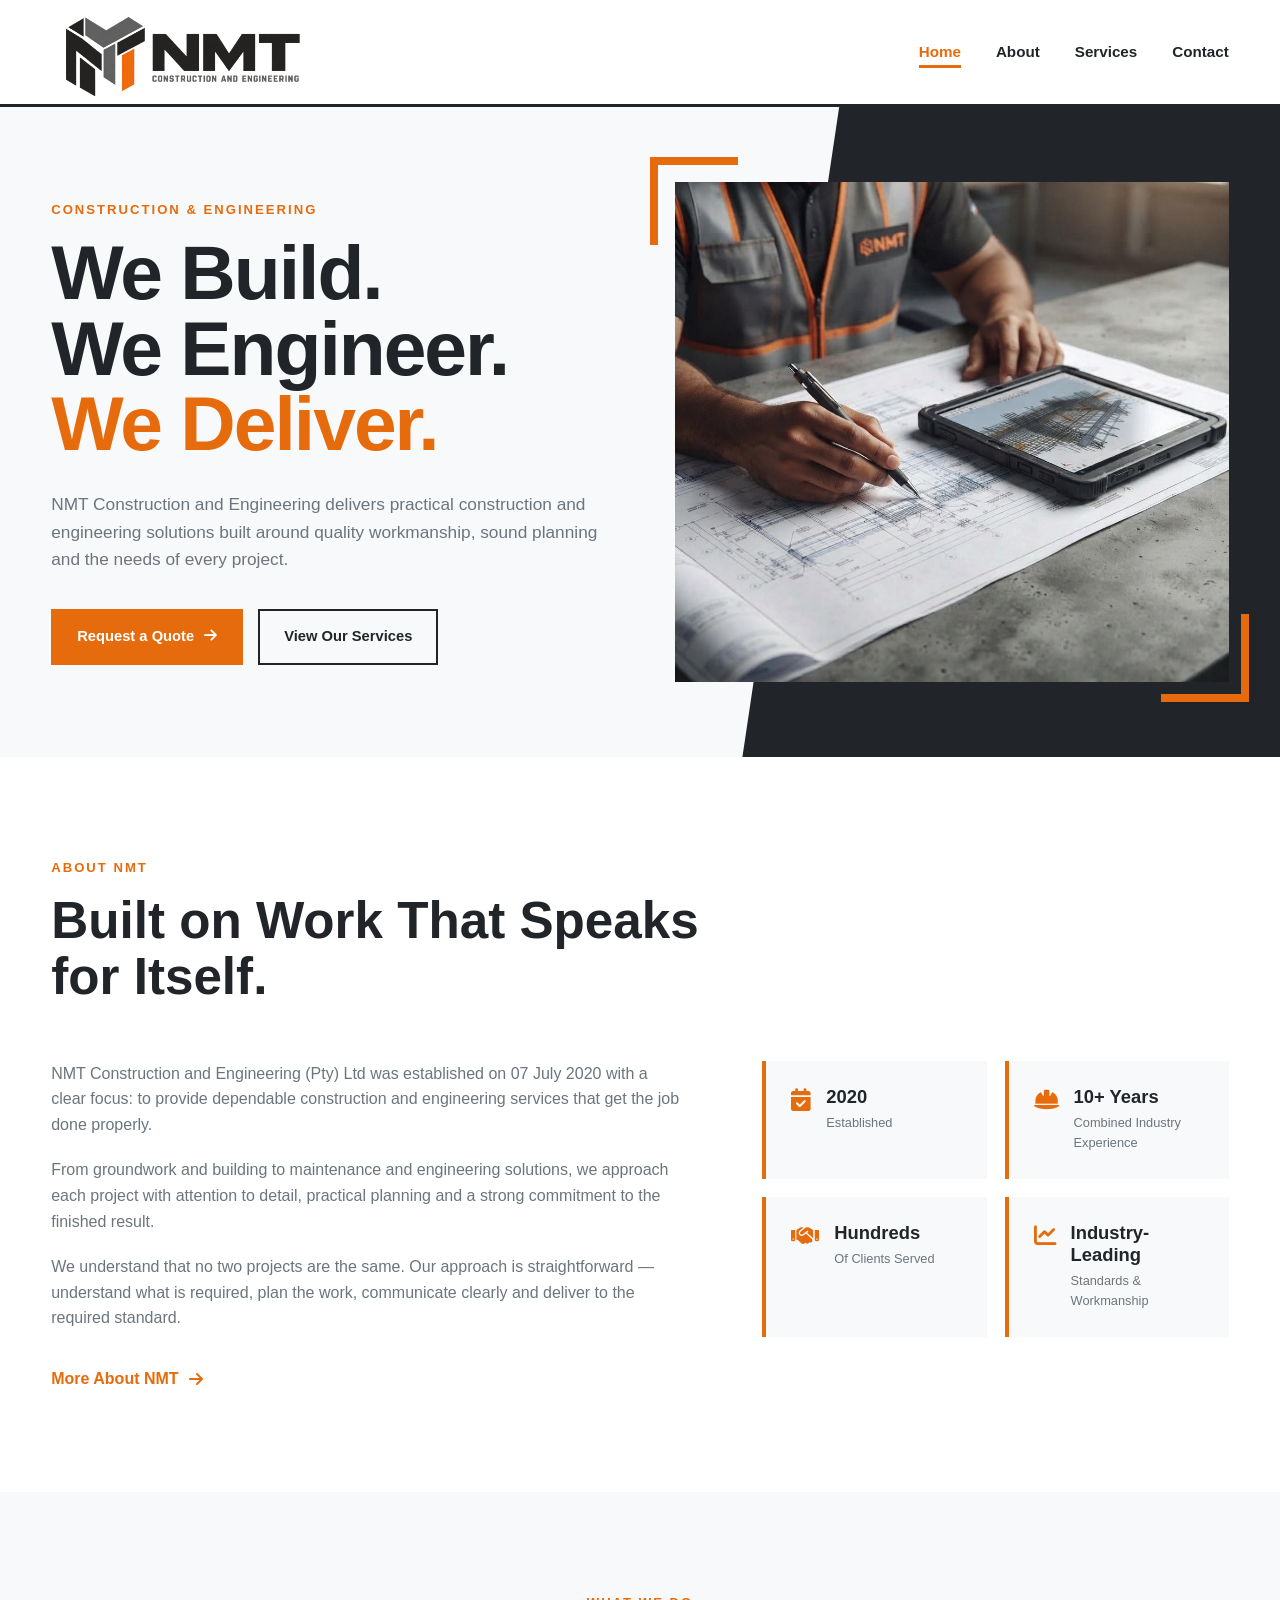
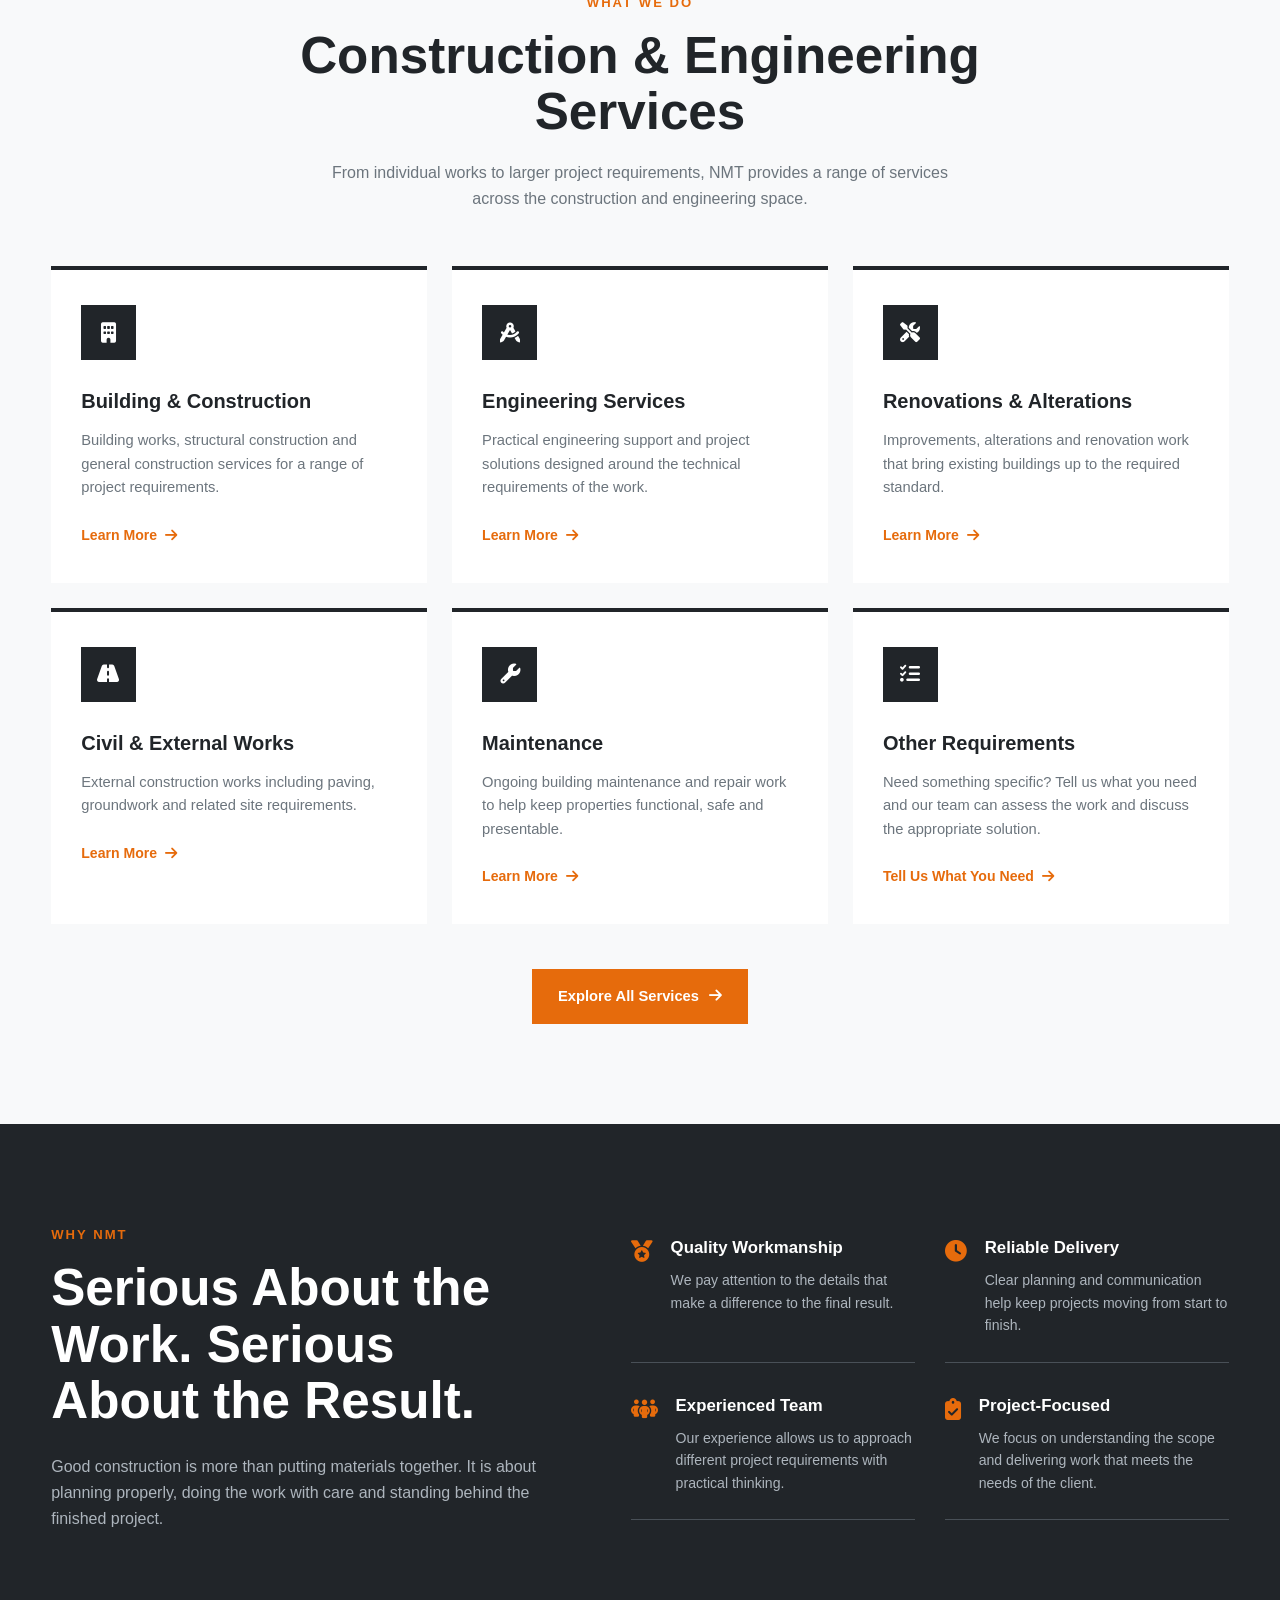
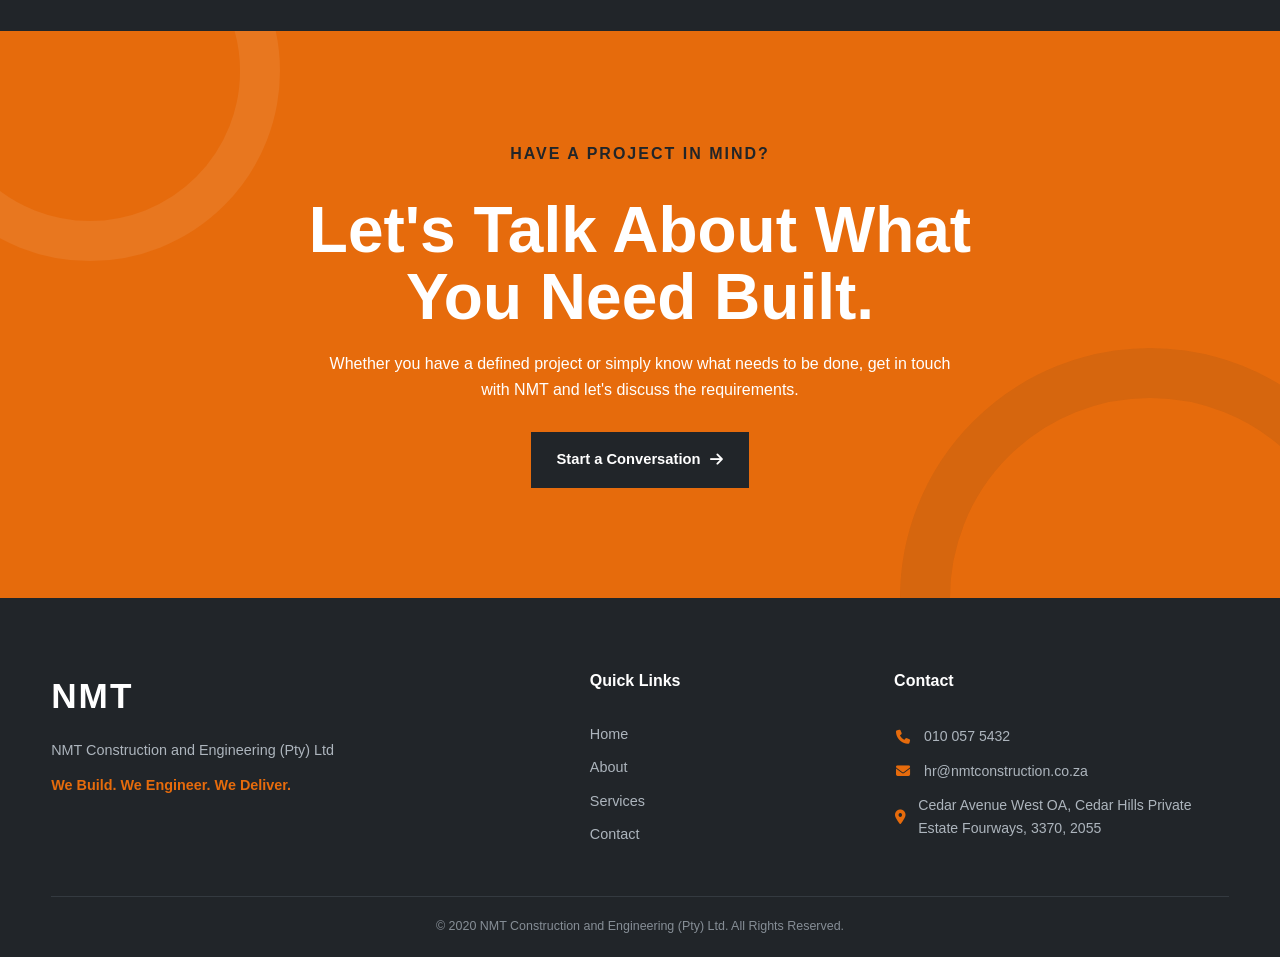
<file: index.html>
<!DOCTYPE html>
<html lang="en">
<head>
    <meta charset="UTF-8">
    <meta name="viewport" content="width=device-width, initial-scale=1.0">
    <meta name="description" content="NMT Construction and Engineering (Pty) Ltd — professional construction and engineering services for residential, commercial and industrial projects.">
    <meta name="keywords" content="NMT Construction, NMT Engineering, construction company, engineering services, construction services, South Africa">
    <meta name="author" content="NMT Construction and Engineering (Pty) Ltd">
    <title>NMT Construction and Engineering (Pty) Ltd</title>

    <link rel="icon" type="image/jpeg" href="images/Favicon.jpg">

    <link rel="stylesheet" href="css/style.css">

    <link rel="stylesheet" href="https://cdnjs.cloudflare.com/ajax/libs/font-awesome/6.5.2/css/all.min.css">
</head>

<body>

    <header class="site-header">
        <div class="container">

            <a href="index.html" class="logo">
              <img src="images/NMT_Logo.jpg" alt="NMT Construction and Engineering (Pty) Ltd">
           </a>

            <button class="menu-toggle" id="menu-toggle" aria-label="Open navigation menu" aria-expanded="false">
                <i class="fas fa-bars"></i>
            </button>

            <nav class="navbar" id="navbar">
                <ul>
                    <li><a href="index.html" class="active">Home</a></li>
                    <li><a href="about.html">About</a></li>
                    <li><a href="services.html">Services</a></li>
                    <li><a href="contact.html">Contact</a></li>
                </ul>
            </nav>

        </div>
    </header>


    <main>

        <section class="hero">
            <div class="container hero-container">

                <div class="hero-content">
                    <p class="hero-label">CONSTRUCTION & ENGINEERING</p>

                    <h1>
                        <span class="hero-word">We Build.</span>
                        <span class="hero-word">We Engineer.</span>
                        <span class="hero-word">We Deliver.</span>
                    </h1>

                    <p class="hero-text">
                        NMT Construction and Engineering delivers practical construction
                        and engineering solutions built around quality workmanship,
                        sound planning and the needs of every project.
                    </p>

                    <div class="hero-buttons">
                        <a href="contact.html" class="btn btn-primary">
                            Request a Quote
                            <i class="fas fa-arrow-right"></i>
                        </a>

                        <a href="services.html" class="btn btn-secondary">
                            View Our Services
                        </a>
                    </div>
                </div>

                <div class="hero-image">
                    <img src="images/construction.jpg" alt="NMT Construction and Engineering project">
                </div>

            </div>
        </section>


        <section class="company-intro">
            <div class="container">

                <div class="section-heading">
                    <p class="section-label">ABOUT NMT</p>
                    <h2>Built on Work That Speaks for Itself.</h2>
                </div>

                <div class="intro-content">

                    <div class="intro-text">
                        <p>
                            NMT Construction and Engineering (Pty) Ltd was established
                            on 07 July 2020 with a clear focus: to provide dependable
                            construction and engineering services that get the job done
                            properly.
                        </p>

                        <p>
                            From groundwork and building to maintenance and engineering
                            solutions, we approach each project with attention to detail,
                            practical planning and a strong commitment to the finished result.
                        </p>

                        <p>
                            We understand that no two projects are the same. Our approach
                            is straightforward — understand what is required, plan the work,
                            communicate clearly and deliver to the required standard.
                        </p>

                        <a href="about.html" class="text-link">
                            More About NMT
                            <i class="fas fa-arrow-right"></i>
                        </a>
                    </div>

                    <div class="intro-facts">

                        <div class="fact">
                            <i class="fas fa-calendar-check"></i>
                            <div>
                                <strong>2020</strong>
                                <span>Established</span>
                            </div>
                        </div>

                        <div class="fact">
                            <i class="fas fa-hard-hat"></i>
                            <div>
                                <strong>10+ Years</strong>
                                <span>Combined Industry Experience</span>
                            </div>
                        </div>

                        <div class="fact">
                            <i class="fas fa-handshake"></i>
                            <div>
                                <strong>Hundreds</strong>
                                <span>Of Clients Served</span>
                            </div>
                        </div>

                        <div class="fact">
                            <i class="fas fa-chart-line"></i>
                            <div>
                                <strong>Industry-Leading</strong>
                                <span>Standards & Workmanship</span>
                            </div>
                        </div>

                    </div>

                </div>

            </div>
        </section>


        <section class="services-preview">
            <div class="container">

                <div class="section-heading centered">
                    <p class="section-label">WHAT WE DO</p>
                    <h2>Construction & Engineering Services</h2>
                    <p>
                        From individual works to larger project requirements,
                        NMT provides a range of services across the construction
                        and engineering space.
                    </p>
                </div>

                <div class="services-grid">

                    <article class="service-card">
                        <div class="service-icon">
                            <i class="fas fa-building"></i>
                        </div>
                        <h3>Building & Construction</h3>
                        <p>
                            Building works, structural construction and general
                            construction services for a range of project requirements.
                        </p>
                        <a href="services.html">
                            Learn More <i class="fas fa-arrow-right"></i>
                        </a>
                    </article>

                    <article class="service-card">
                        <div class="service-icon">
                            <i class="fas fa-drafting-compass"></i>
                        </div>
                        <h3>Engineering Services</h3>
                        <p>
                            Practical engineering support and project solutions
                            designed around the technical requirements of the work.
                        </p>
                        <a href="services.html">
                            Learn More <i class="fas fa-arrow-right"></i>
                        </a>
                    </article>

                    <article class="service-card">
                        <div class="service-icon">
                            <i class="fas fa-tools"></i>
                        </div>
                        <h3>Renovations & Alterations</h3>
                        <p>
                            Improvements, alterations and renovation work that
                            bring existing buildings up to the required standard.
                        </p>
                        <a href="services.html">
                            Learn More <i class="fas fa-arrow-right"></i>
                        </a>
                    </article>

                    <article class="service-card">
                        <div class="service-icon">
                            <i class="fas fa-road"></i>
                        </div>
                        <h3>Civil & External Works</h3>
                        <p>
                            External construction works including paving,
                            groundwork and related site requirements.
                        </p>
                        <a href="services.html">
                            Learn More <i class="fas fa-arrow-right"></i>
                        </a>
                    </article>

                    <article class="service-card">
                        <div class="service-icon">
                            <i class="fas fa-wrench"></i>
                        </div>
                        <h3>Maintenance</h3>
                        <p>
                            Ongoing building maintenance and repair work to help
                            keep properties functional, safe and presentable.
                        </p>
                        <a href="services.html">
                            Learn More <i class="fas fa-arrow-right"></i>
                        </a>
                    </article>

                    <article class="service-card service-card-other">
                        <div class="service-icon">
                            <i class="fas fa-list-check"></i>
                        </div>
                        <h3>Other Requirements</h3>
                        <p>
                            Need something specific? Tell us what you need and
                            our team can assess the work and discuss the appropriate solution.
                        </p>
                        <a href="contact.html">
                            Tell Us What You Need <i class="fas fa-arrow-right"></i>
                        </a>
                    </article>

                </div>

                <div class="services-button">
                    <a href="services.html" class="btn btn-primary">
                        Explore All Services
                        <i class="fas fa-arrow-right"></i>
                    </a>
                </div>

            </div>
        </section>


        <section class="why-nmt">
            <div class="container">

                <div class="why-content">

                    <div class="why-heading">
                        <p class="section-label">WHY NMT</p>
                        <h2>Serious About the Work. Serious About the Result.</h2>
                        <p>
                            Good construction is more than putting materials together.
                            It is about planning properly, doing the work with care and
                            standing behind the finished project.
                        </p>
                    </div>

                    <div class="why-points">

                        <div class="why-point">
                            <div class="why-icon">
                                <i class="fas fa-medal"></i>
                            </div>
                            <div>
                                <h3>Quality Workmanship</h3>
                                <p>
                                    We pay attention to the details that make a difference
                                    to the final result.
                                </p>
                            </div>
                        </div>

                        <div class="why-point">
                            <div class="why-icon">
                                <i class="fas fa-clock"></i>
                            </div>
                            <div>
                                <h3>Reliable Delivery</h3>
                                <p>
                                    Clear planning and communication help keep projects
                                    moving from start to finish.
                                </p>
                            </div>
                        </div>

                        <div class="why-point">
                            <div class="why-icon">
                                <i class="fas fa-people-group"></i>
                            </div>
                            <div>
                                <h3>Experienced Team</h3>
                                <p>
                                    Our experience allows us to approach different
                                    project requirements with practical thinking.
                                </p>
                            </div>
                        </div>

                        <div class="why-point">
                            <div class="why-icon">
                                <i class="fas fa-clipboard-check"></i>
                            </div>
                            <div>
                                <h3>Project-Focused</h3>
                                <p>
                                    We focus on understanding the scope and delivering
                                    work that meets the needs of the client.
                                </p>
                            </div>
                        </div>

                    </div>

                </div>

            </div>
        </section>


        <section class="cta-section">
            <div class="container">

                <div class="cta-content">
                    <p class="section-label">HAVE A PROJECT IN MIND?</p>

                    <h2>
                        Let's Talk About What You Need Built.
                    </h2>

                    <p>
                        Whether you have a defined project or simply know what
                        needs to be done, get in touch with NMT and let's discuss
                        the requirements.
                    </p>

                    <a href="contact.html" class="btn btn-primary">
                        Start a Conversation
                        <i class="fas fa-arrow-right"></i>
                    </a>
                </div>

            </div>
        </section>

    </main>


    <footer class="site-footer">
        <div class="container">

            <div class="footer-grid">

                <div class="footer-company">
                    <a href="index.html" class="footer-logo">
                        NMT
                    </a>

                    <p>
                        NMT Construction and Engineering (Pty) Ltd
                    </p>

                    <p class="footer-slogan">
                        We Build. We Engineer. We Deliver.
                    </p>
                </div>

                <div class="footer-links">
                    <h3>Quick Links</h3>
                    <a href="index.html">Home</a>
                    <a href="about.html">About</a>
                    <a href="services.html">Services</a>
                    <a href="contact.html">Contact</a>
                </div>

                <div class="footer-contact">
                    <h3>Contact</h3>

                    <p>
                        <i class="fas fa-phone"></i>
                        <a href="tel:0100575432">010 057 5432</a>
                    </p>

                    <p>
                        <i class="fas fa-envelope"></i>
                        <a href="mailto:hr@nmtconstruction.co.za">
                           hr@nmtconstruction.co.za
                        </a>
                    </p>


                    <p>
                        <i class="fas fa-location-dot"></i>
                        <span>Cedar Avenue West OA, Cedar Hills Private Estate
                        Fourways, 3370, 2055</span>
                    </p>
                </div>

            </div>

            <div class="footer-bottom">
                <p>
                    &copy; 2020 NMT Construction and Engineering (Pty) Ltd. All Rights Reserved.
                </p>
            </div>

        </div>
    </footer>


    <script src="js/script.js"></script>

</body>
</html>
</file>
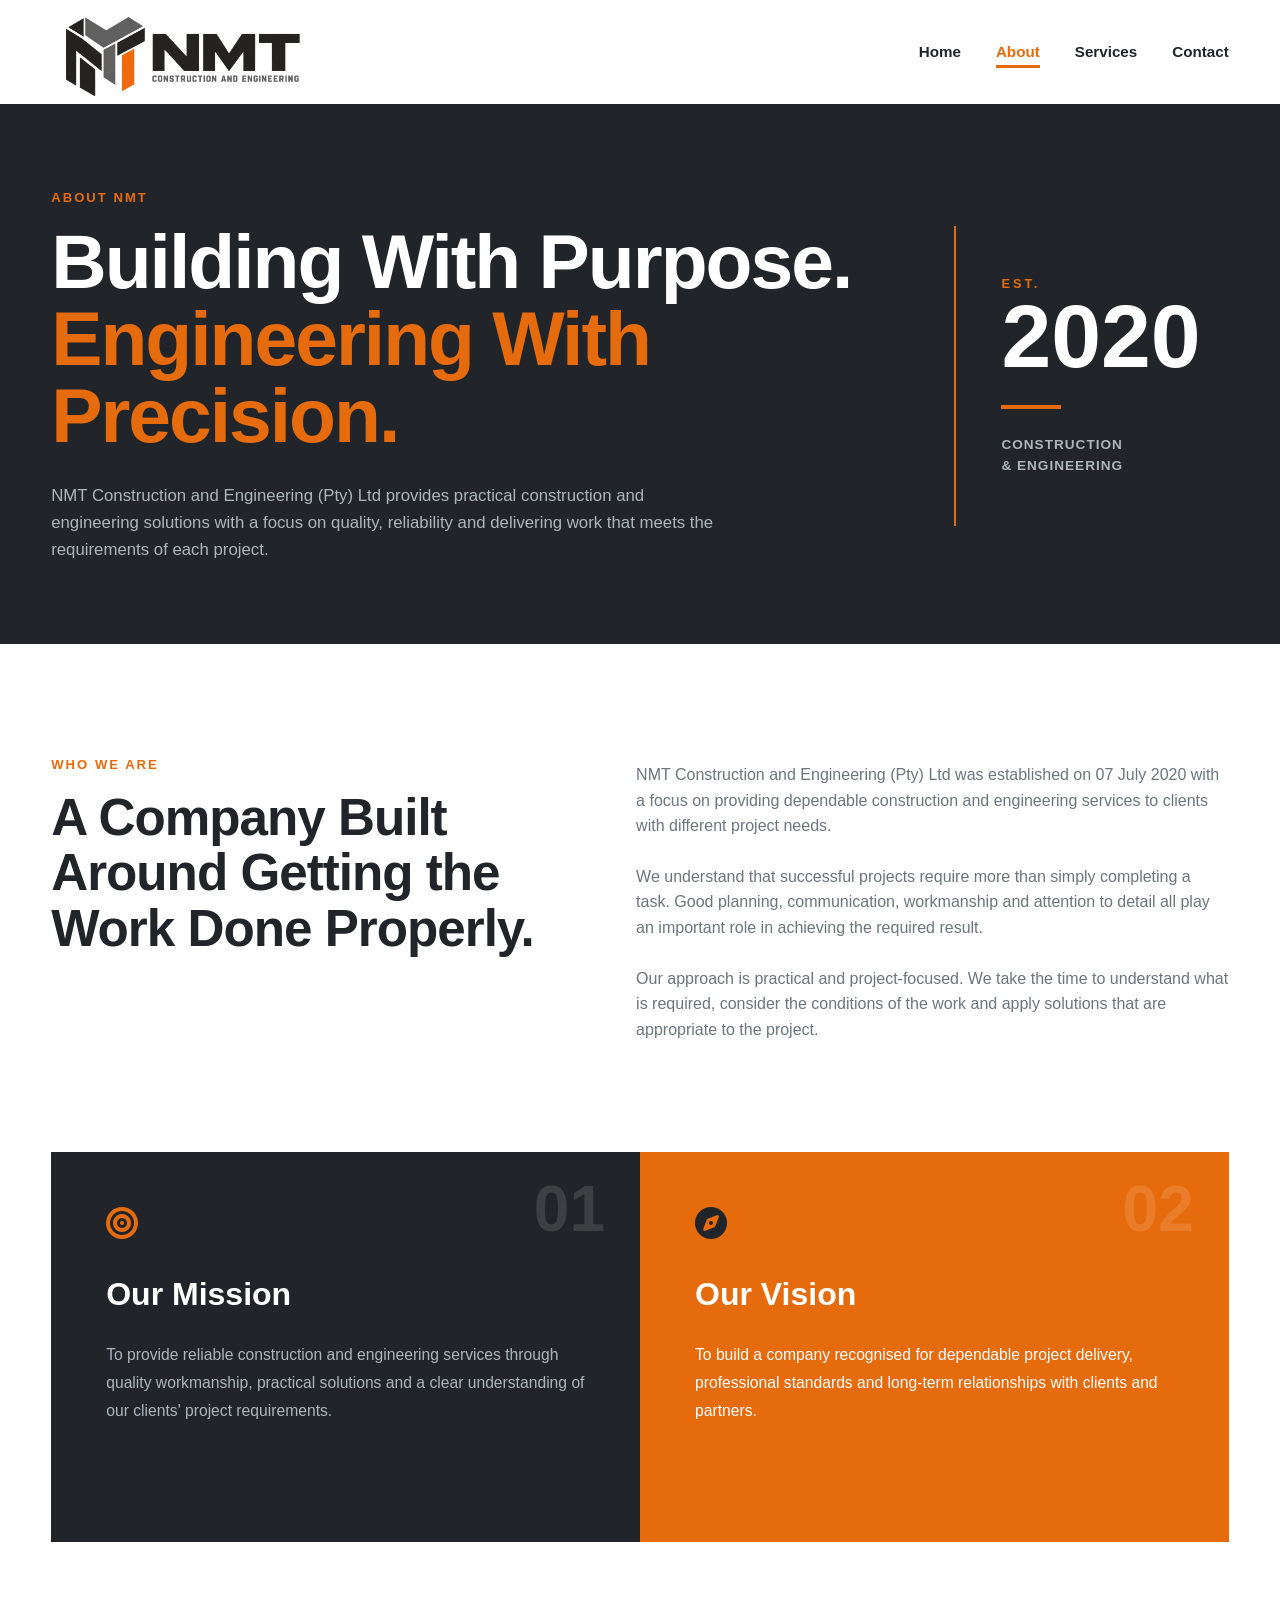
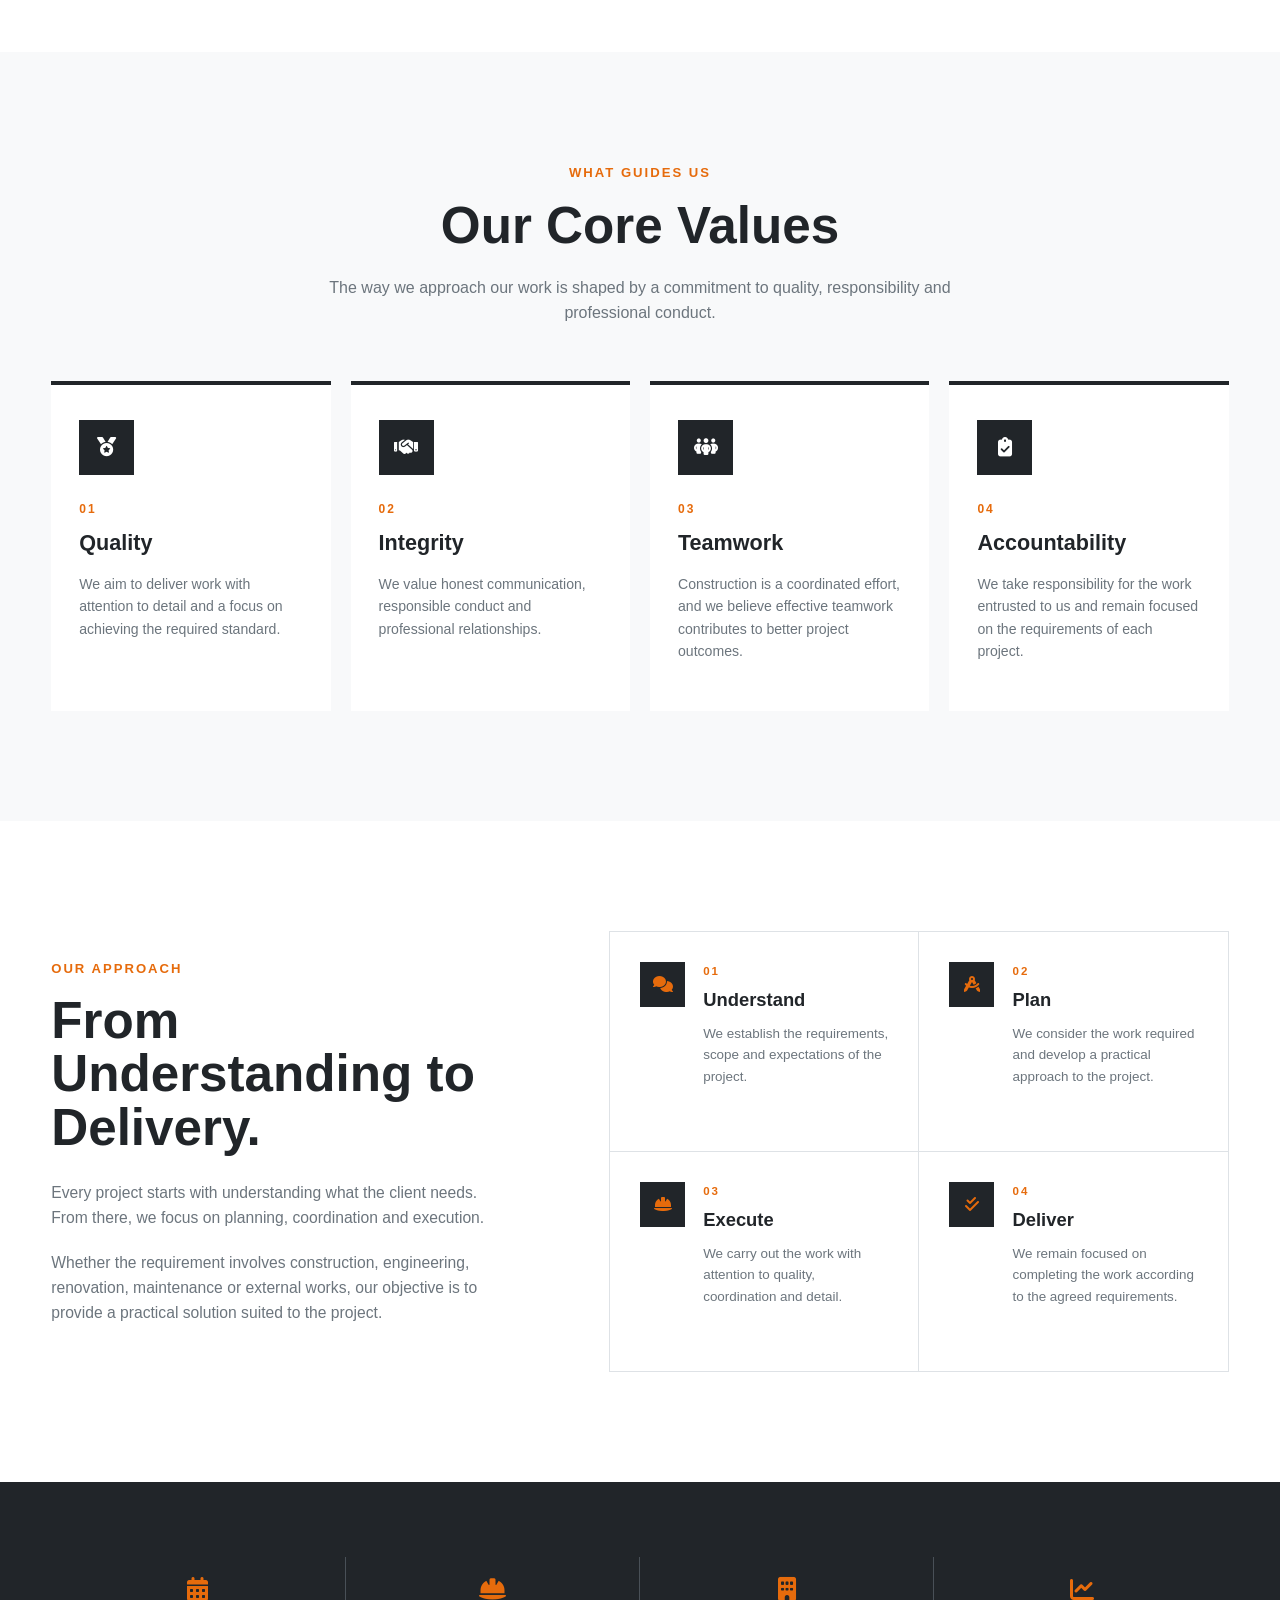
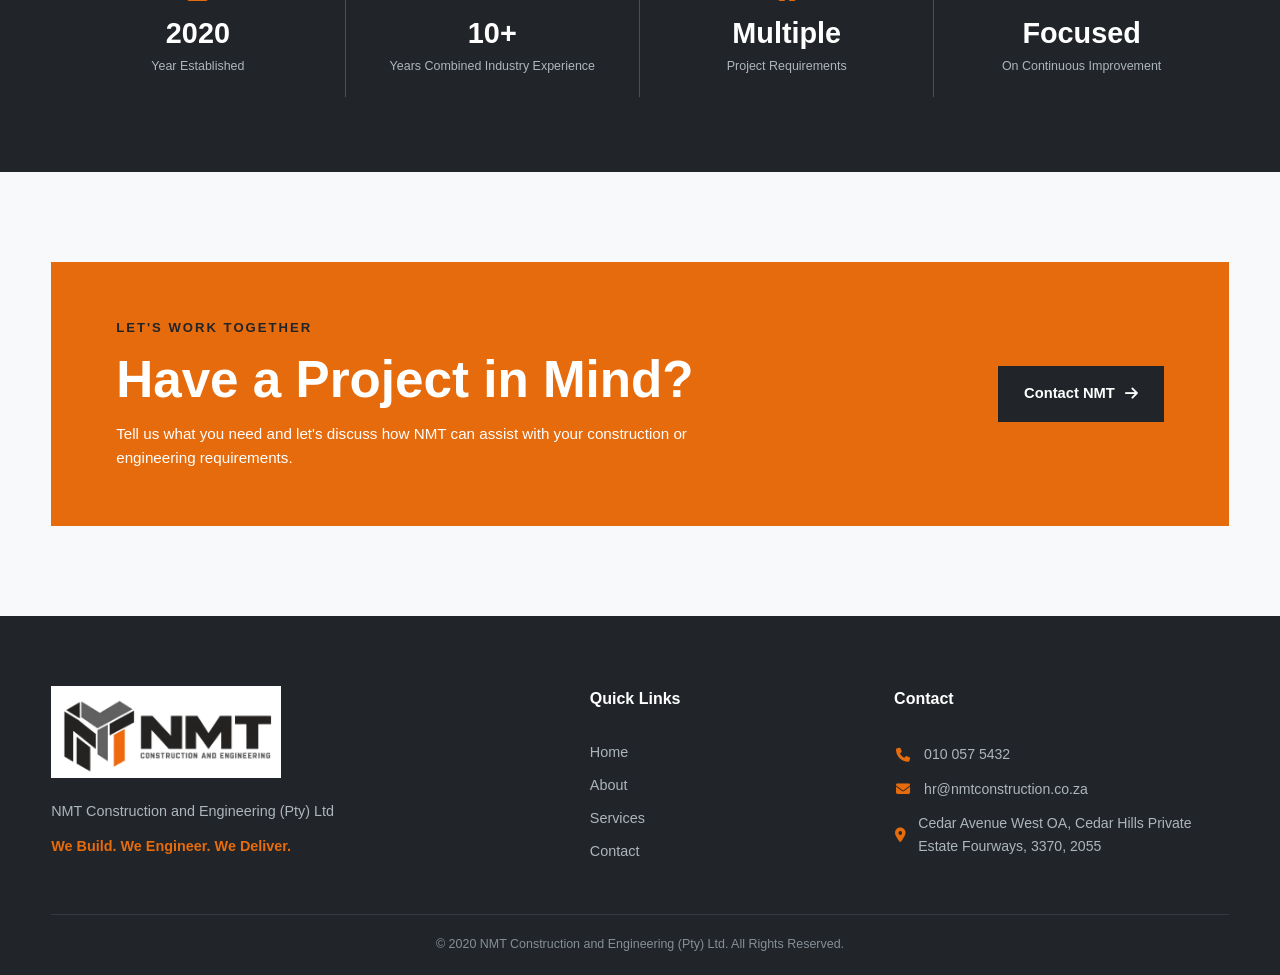
<file: about.html>
<!DOCTYPE html>
<html lang="en">
<head>
    <meta charset="UTF-8">
    <meta name="viewport" content="width=device-width, initial-scale=1.0">

    <meta name="description" content="Learn more about NMT Construction and Engineering (Pty) Ltd, our approach, values and commitment to quality construction and engineering solutions.">
    <meta name="keywords" content="NMT Construction, NMT Engineering, construction company, engineering company, South Africa">
    <meta name="author" content="NMT Construction and Engineering (Pty) Ltd">

    <title>About Us | NMT Construction and Engineering (Pty) Ltd</title>

    <link rel="icon" type="image/jpeg" href="images/Favicon.jpg">

    <link rel="stylesheet" href="css/style.css">

    <link rel="stylesheet" href="https://cdnjs.cloudflare.com/ajax/libs/font-awesome/6.5.2/css/all.min.css">
</head>

<body>

    <header class="site-header">
        <div class="container">

            <a href="index.html" class="logo">
                <img src="images/NMT_Logo.jpg" alt="NMT Construction and Engineering (Pty) Ltd">
            </a>

            <button class="menu-toggle" id="menu-toggle" aria-label="Open navigation menu" aria-expanded="false">
                <i class="fas fa-bars"></i>
            </button>

            <nav class="navbar" id="navbar">
                <ul>
                    <li>
                        <a href="index.html">Home</a>
                    </li>

                    <li>
                        <a href="about.html" class="active">About</a>
                    </li>

                    <li>
                        <a href="services.html">Services</a>
                    </li>

                    <li>
                        <a href="contact.html">Contact</a>
                    </li>
                </ul>
            </nav>

        </div>
    </header>


    <main>

        <section class="about-hero">
            <div class="container about-hero-container">

                <div class="about-hero-content">

                    <p class="section-label">ABOUT NMT</p>

                    <h1>
                        Building With Purpose.
                        <span>Engineering With Precision.</span>
                    </h1>

                    <p>
                        NMT Construction and Engineering (Pty) Ltd provides
                        practical construction and engineering solutions with
                        a focus on quality, reliability and delivering work
                        that meets the requirements of each project.
                    </p>

                </div>

                <div class="about-hero-mark">
                    <div class="about-year">
                        <span>EST.</span>
                        <strong>2020</strong>
                    </div>

                    <div class="about-mark-line"></div>

                    <p>
                        Construction<br>
                        & Engineering
                    </p>
                </div>

            </div>
        </section>


        <section class="about-introduction">
            <div class="container">

                <div class="about-intro-grid">

                    <div class="about-intro-heading">

                        <p class="section-label">WHO WE ARE</p>

                        <h2>
                            A Company Built Around
                            Getting the Work Done Properly.
                        </h2>

                    </div>

                    <div class="about-intro-text">

                        <p>
                            NMT Construction and Engineering (Pty) Ltd was
                            established on 07 July 2020 with a focus on
                            providing dependable construction and engineering
                            services to clients with different project needs.
                        </p>

                        <p>
                            We understand that successful projects require
                            more than simply completing a task. Good planning,
                            communication, workmanship and attention to detail
                            all play an important role in achieving the required
                            result.
                        </p>

                        <p>
                            Our approach is practical and project-focused.
                            We take the time to understand what is required,
                            consider the conditions of the work and apply
                            solutions that are appropriate to the project.
                        </p>

                    </div>

                </div>

            </div>
        </section>


        <section class="about-focus">
            <div class="container">

                <div class="about-focus-grid">

                    <div class="about-focus-card about-focus-dark">

                        <div class="focus-number">01</div>

                        <i class="fas fa-bullseye"></i>

                        <h2>Our Mission</h2>

                        <p>
                            To provide reliable construction and engineering
                            services through quality workmanship, practical
                            solutions and a clear understanding of our clients'
                            project requirements.
                        </p>

                    </div>


                    <div class="about-focus-card about-focus-orange">

                        <div class="focus-number">02</div>

                        <i class="fas fa-compass"></i>

                        <h2>Our Vision</h2>

                        <p>
                            To build a company recognised for dependable
                            project delivery, professional standards and
                            long-term relationships with clients and partners.
                        </p>

                    </div>

                </div>

            </div>
        </section>


        <section class="values-section">
            <div class="container">

                <div class="section-heading centered">

                    <p class="section-label">WHAT GUIDES US</p>

                    <h2>Our Core Values</h2>

                    <p>
                        The way we approach our work is shaped by a commitment
                        to quality, responsibility and professional conduct.
                    </p>

                </div>


                <div class="values-grid">

                    <article class="value-card">

                        <div class="value-icon">
                            <i class="fas fa-medal"></i>
                        </div>

                        <span>01</span>

                        <h3>Quality</h3>

                        <p>
                            We aim to deliver work with attention to detail
                            and a focus on achieving the required standard.
                        </p>

                    </article>


                    <article class="value-card">

                        <div class="value-icon">
                            <i class="fas fa-handshake"></i>
                        </div>

                        <span>02</span>

                        <h3>Integrity</h3>

                        <p>
                            We value honest communication, responsible
                            conduct and professional relationships.
                        </p>

                    </article>


                    <article class="value-card">

                        <div class="value-icon">
                            <i class="fas fa-people-group"></i>
                        </div>

                        <span>03</span>

                        <h3>Teamwork</h3>

                        <p>
                            Construction is a coordinated effort, and we
                            believe effective teamwork contributes to better
                            project outcomes.
                        </p>

                    </article>


                    <article class="value-card">

                        <div class="value-icon">
                            <i class="fas fa-clipboard-check"></i>
                        </div>

                        <span>04</span>

                        <h3>Accountability</h3>

                        <p>
                            We take responsibility for the work entrusted
                            to us and remain focused on the requirements
                            of each project.
                        </p>

                    </article>

                </div>

            </div>
        </section>


        <section class="approach-section">
            <div class="container">

                <div class="approach-grid">

                    <div class="approach-content">

                        <p class="section-label">OUR APPROACH</p>

                        <h2>
                            From Understanding
                            to Delivery.
                        </h2>

                        <p>
                            Every project starts with understanding what the
                            client needs. From there, we focus on planning,
                            coordination and execution.
                        </p>

                        <p>
                            Whether the requirement involves construction,
                            engineering, renovation, maintenance or external
                            works, our objective is to provide a practical
                            solution suited to the project.
                        </p>

                    </div>


                    <div class="approach-steps">

                        <div class="approach-step">

                            <div class="step-icon">
                                <i class="fas fa-comments"></i>
                            </div>

                            <div>
                                <span>01</span>
                                <h3>Understand</h3>
                                <p>
                                    We establish the requirements, scope and
                                    expectations of the project.
                                </p>
                            </div>

                        </div>


                        <div class="approach-step">

                            <div class="step-icon">
                                <i class="fas fa-compass-drafting"></i>
                            </div>

                            <div>
                                <span>02</span>
                                <h3>Plan</h3>
                                <p>
                                    We consider the work required and develop
                                    a practical approach to the project.
                                </p>
                            </div>

                        </div>


                        <div class="approach-step">

                            <div class="step-icon">
                                <i class="fas fa-helmet-safety"></i>
                            </div>

                            <div>
                                <span>03</span>
                                <h3>Execute</h3>
                                <p>
                                    We carry out the work with attention to
                                    quality, coordination and detail.
                                </p>
                            </div>

                        </div>


                        <div class="approach-step">

                            <div class="step-icon">
                                <i class="fas fa-check-double"></i>
                            </div>

                            <div>
                                <span>04</span>
                                <h3>Deliver</h3>
                                <p>
                                    We remain focused on completing the work
                                    according to the agreed requirements.
                                </p>
                            </div>

                        </div>

                    </div>

                </div>

            </div>
        </section>


        <section class="experience-section">
            <div class="container">

                <div class="experience-grid">

                    <div class="experience-stat">

                        <i class="fas fa-calendar-days"></i>

                        <strong>2020</strong>

                        <span>Year Established</span>

                    </div>


                    <div class="experience-stat">

                        <i class="fas fa-hard-hat"></i>

                        <strong>10+</strong>

                        <span>Years Combined Industry Experience</span>

                    </div>


                    <div class="experience-stat">

                        <i class="fas fa-building"></i>

                        <strong>Multiple</strong>

                        <span>Project Requirements</span>

                    </div>


                    <div class="experience-stat">

                        <i class="fas fa-chart-line"></i>

                        <strong>Focused</strong>

                        <span>On Continuous Improvement</span>

                    </div>

                </div>

            </div>
        </section>


        <section class="about-cta">
            <div class="container">

                <div class="about-cta-content">

                    <div>

                        <p class="section-label">LET'S WORK TOGETHER</p>

                        <h2>
                            Have a Project in Mind?
                        </h2>

                        <p>
                            Tell us what you need and let's discuss how NMT
                            can assist with your construction or engineering
                            requirements.
                        </p>

                    </div>

                    <a href="contact.html" class="btn btn-primary">
                        Contact NMT
                        <i class="fas fa-arrow-right"></i>
                    </a>

                </div>

            </div>
        </section>

    </main>


    <footer class="site-footer">
        <div class="container">

            <div class="footer-grid">

                <div class="footer-company">

                    <a href="index.html" class="footer-logo">
                        <img src="images/NMT_Logo.jpg" alt="NMT Construction and Engineering (Pty) Ltd">
                    </a>

                    <p>
                        NMT Construction and Engineering (Pty) Ltd
                    </p>

                    <p class="footer-slogan">
                        We Build. We Engineer. We Deliver.
                    </p>

                </div>


                <div class="footer-links">

                    <h3>Quick Links</h3>

                    <a href="index.html">Home</a>
                    <a href="about.html">About</a>
                    <a href="services.html">Services</a>
                    <a href="contact.html">Contact</a>

                </div>


                <div class="footer-contact">

                    <h3>Contact</h3>

                    <p>
                        <i class="fas fa-phone"></i>
                        <a href="tel:0100575432">010 057 5432</a>
                    </p>

                    <p>
                        <i class="fas fa-envelope"></i>
                        <a href="mailto:hr@nmtconstruction.co.za">
                           hr@nmtconstruction.co.za
                        </a>
                    </p>

                    <p>
                        <i class="fas fa-location-dot"></i>
                        <span>Cedar Avenue West OA, Cedar Hills Private Estate
                        Fourways, 3370, 2055</span>
                    </p>

                </div>

            </div>


            <div class="footer-bottom">

                <p>
                    &copy; 2020 NMT Construction and Engineering (Pty) Ltd.
                    All Rights Reserved.
                </p>

            </div>

        </div>
    </footer>


    <script src="js/script.js"></script>

</body>
</html>
</file>
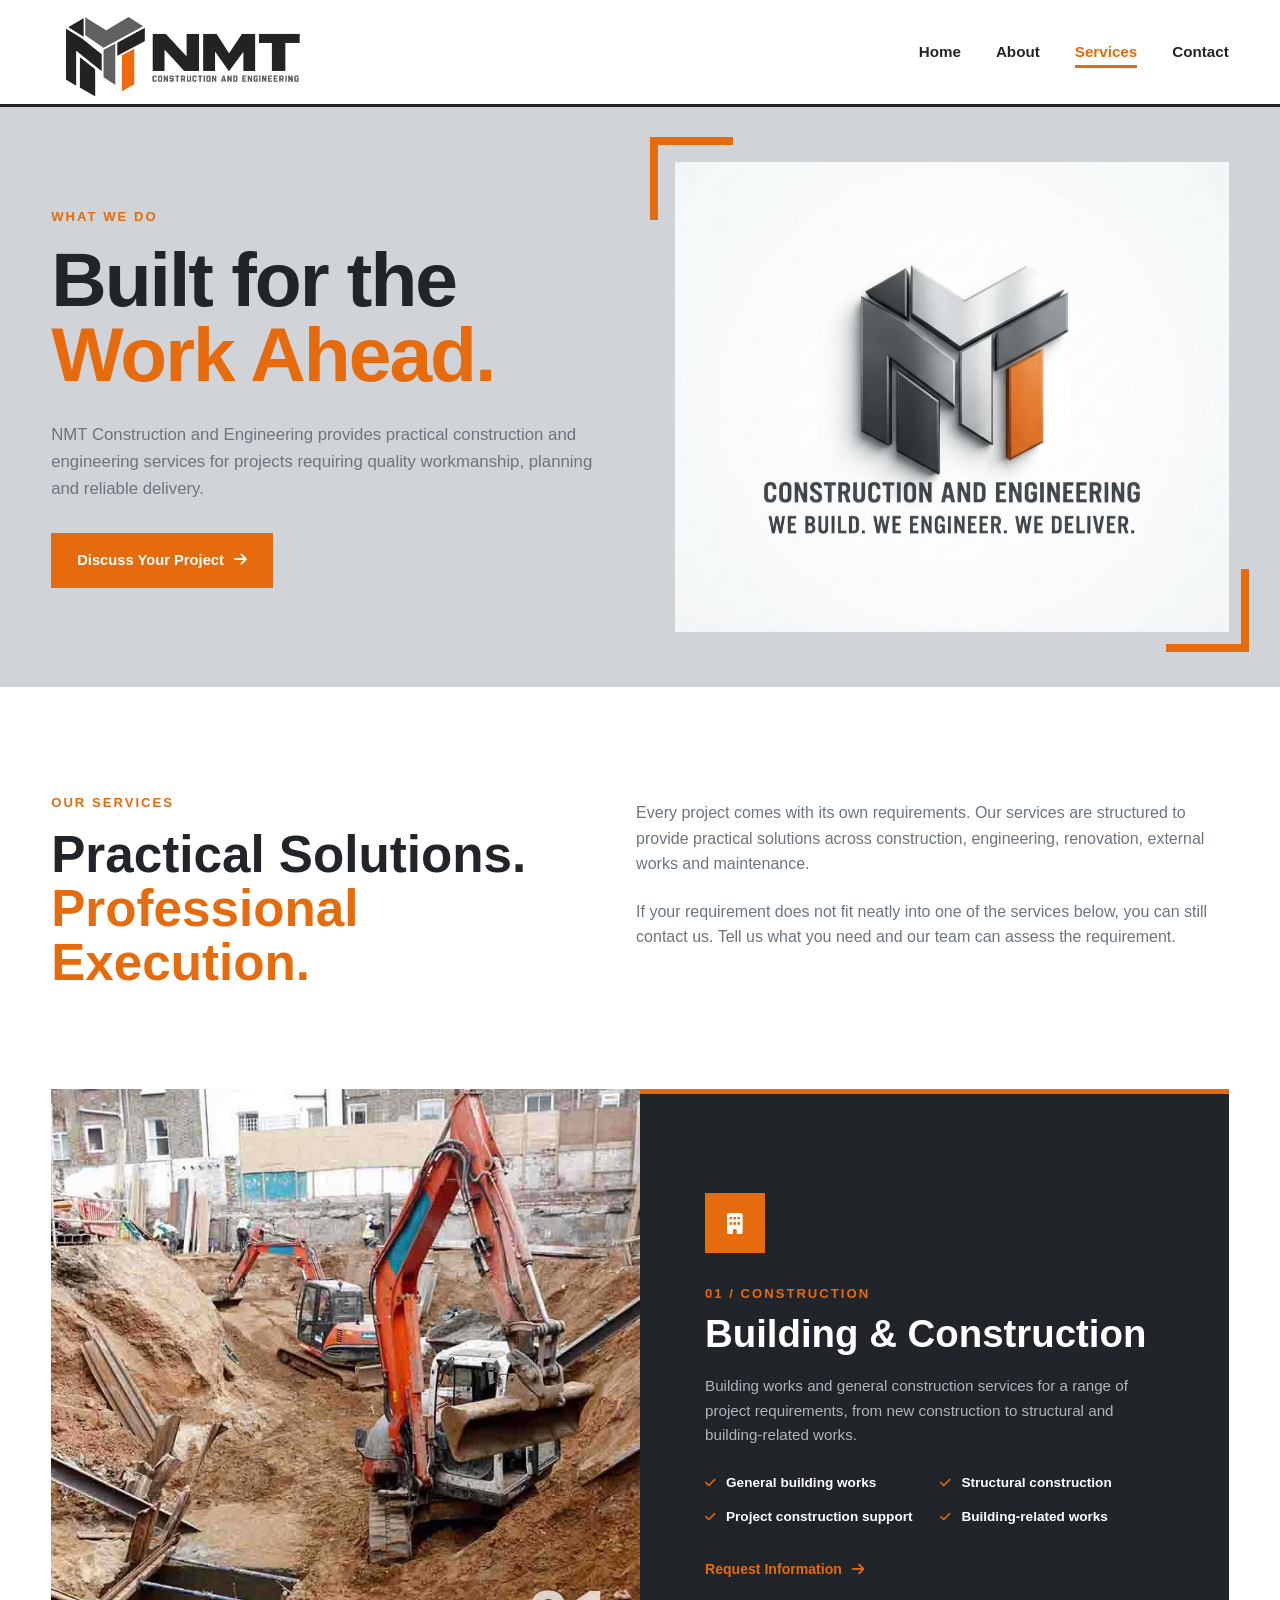
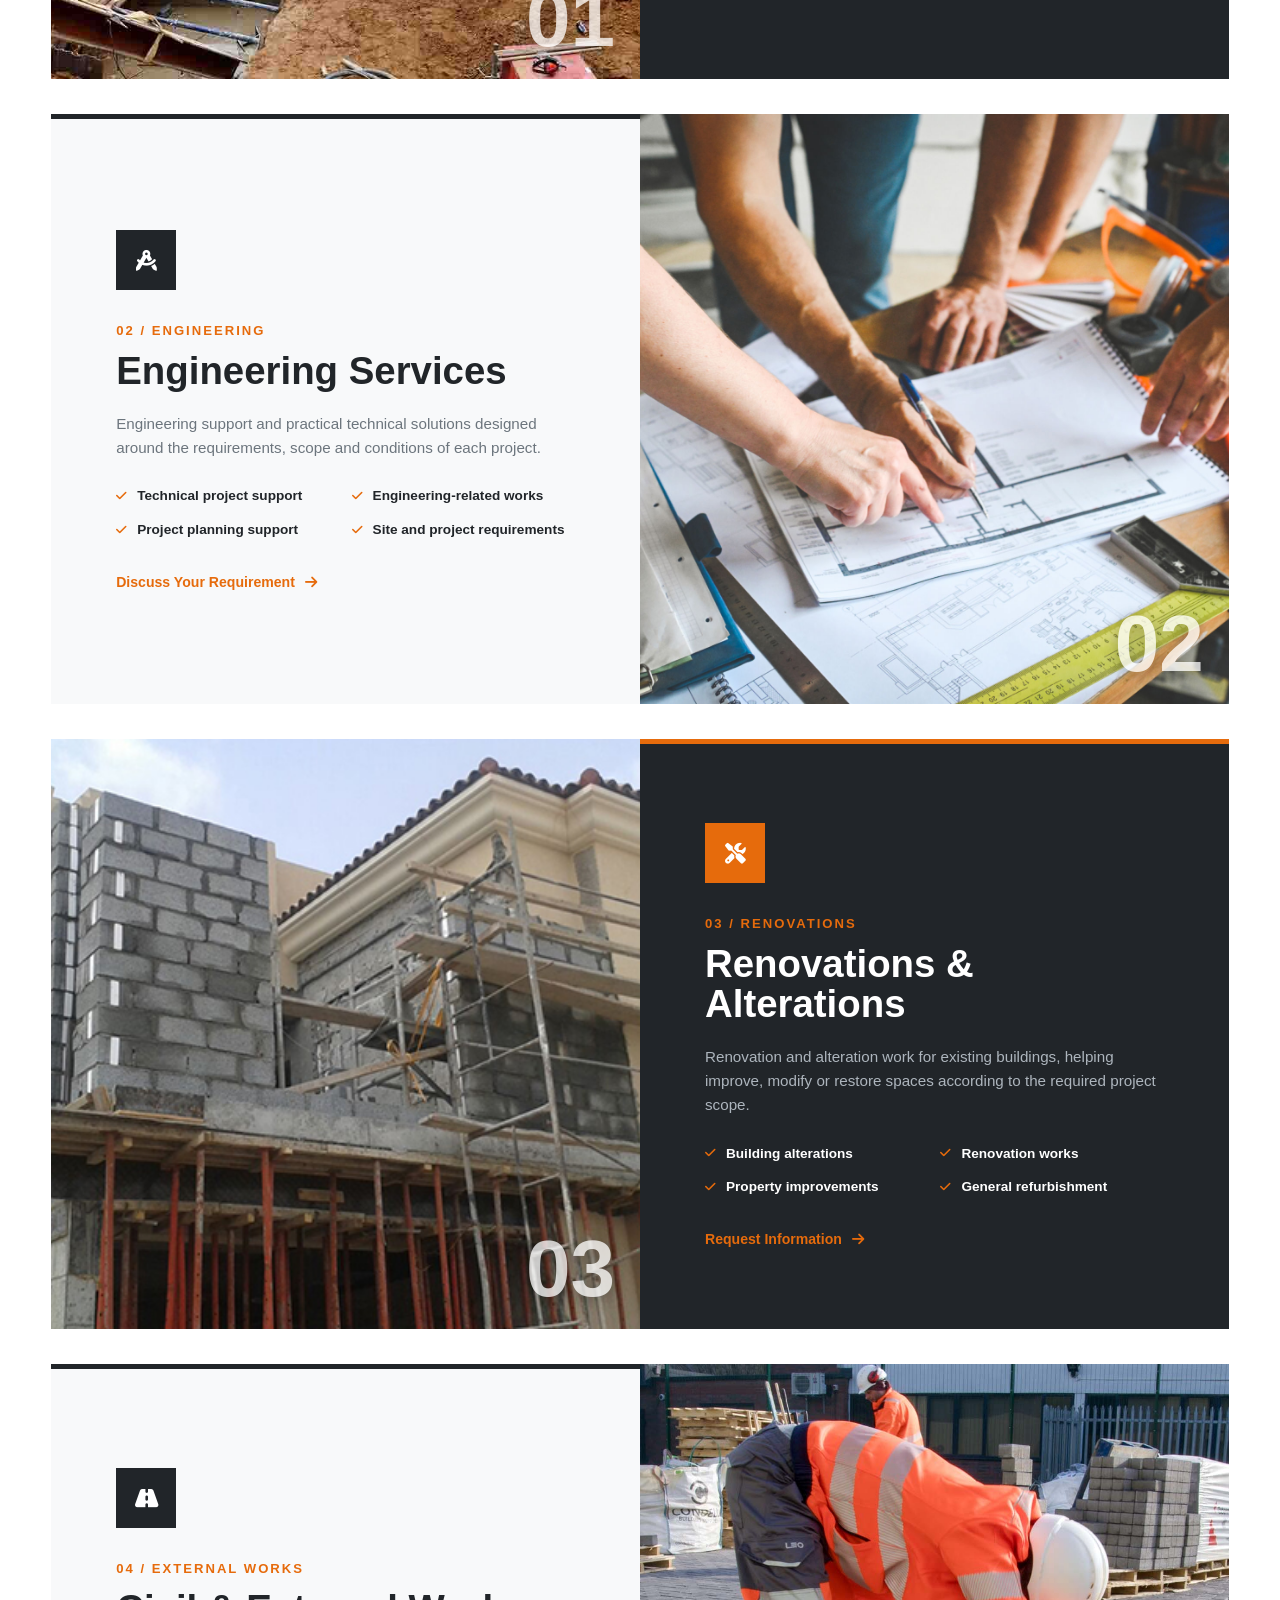
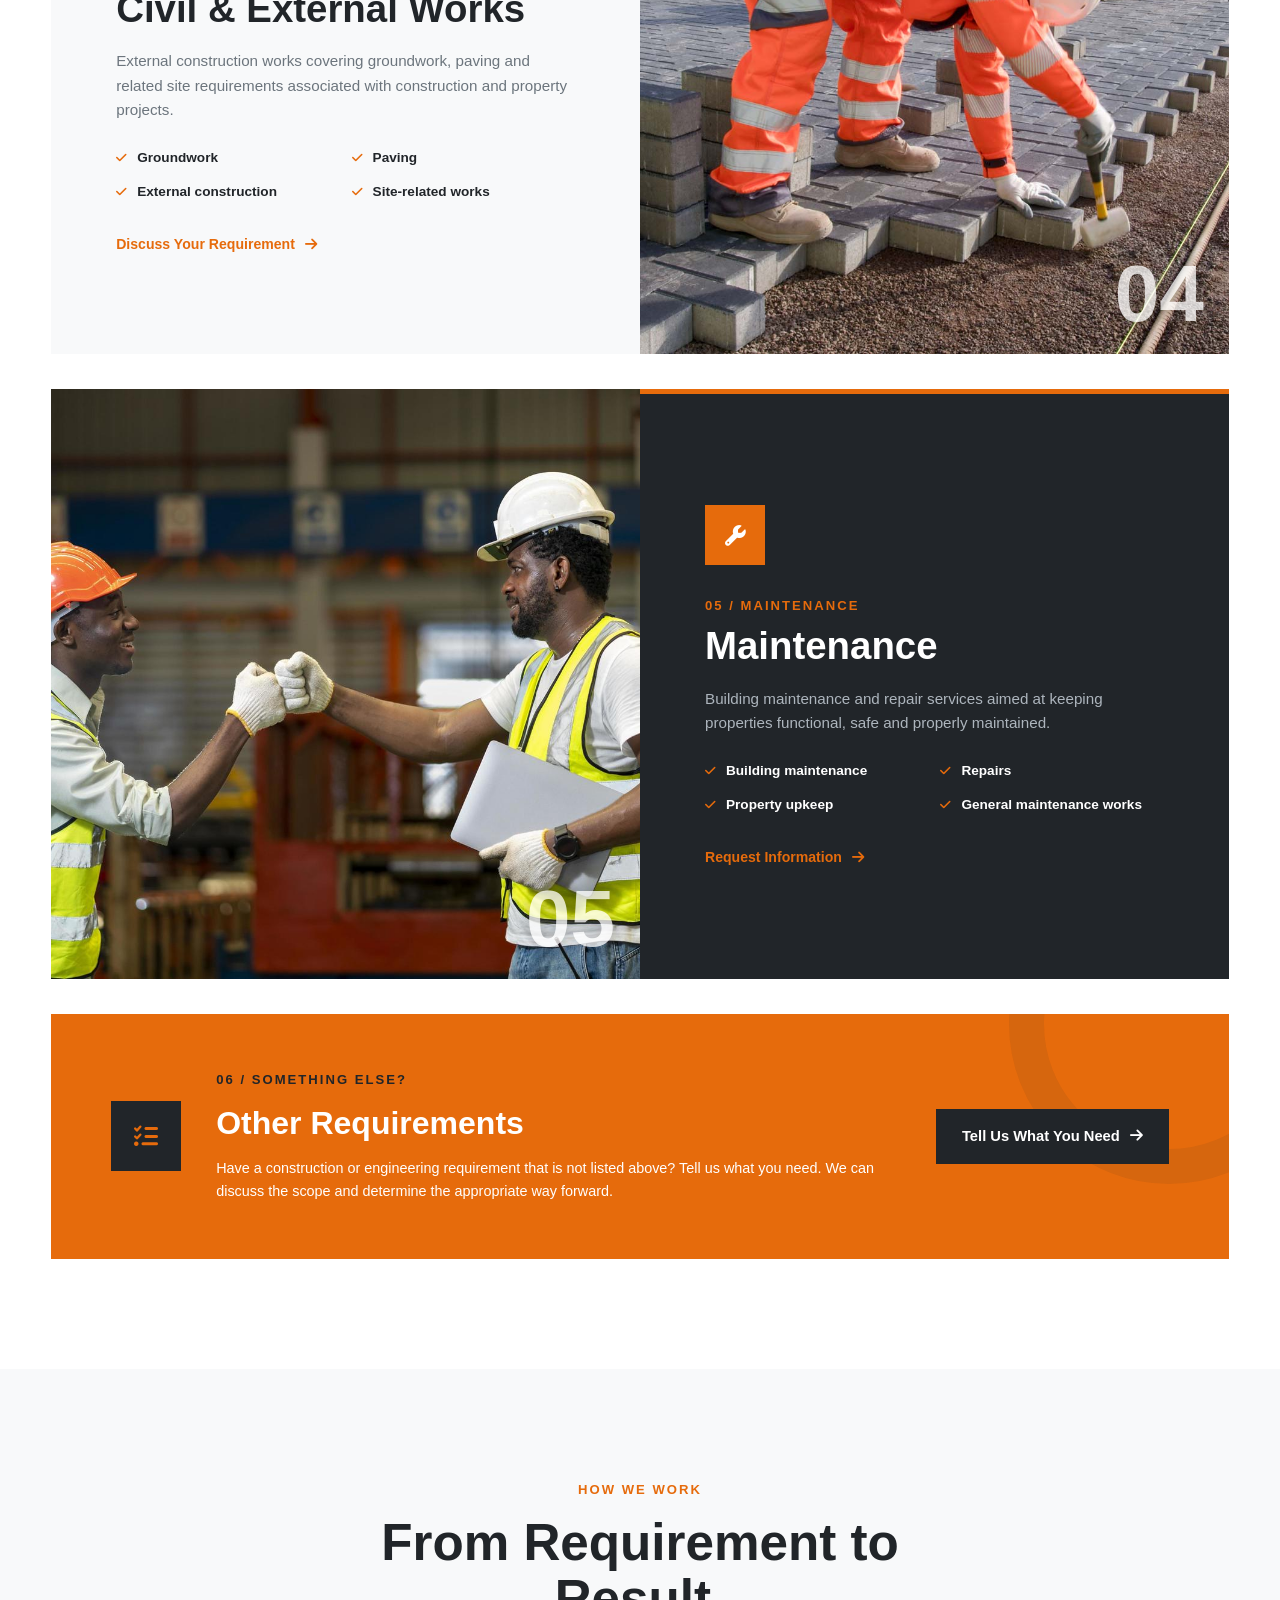
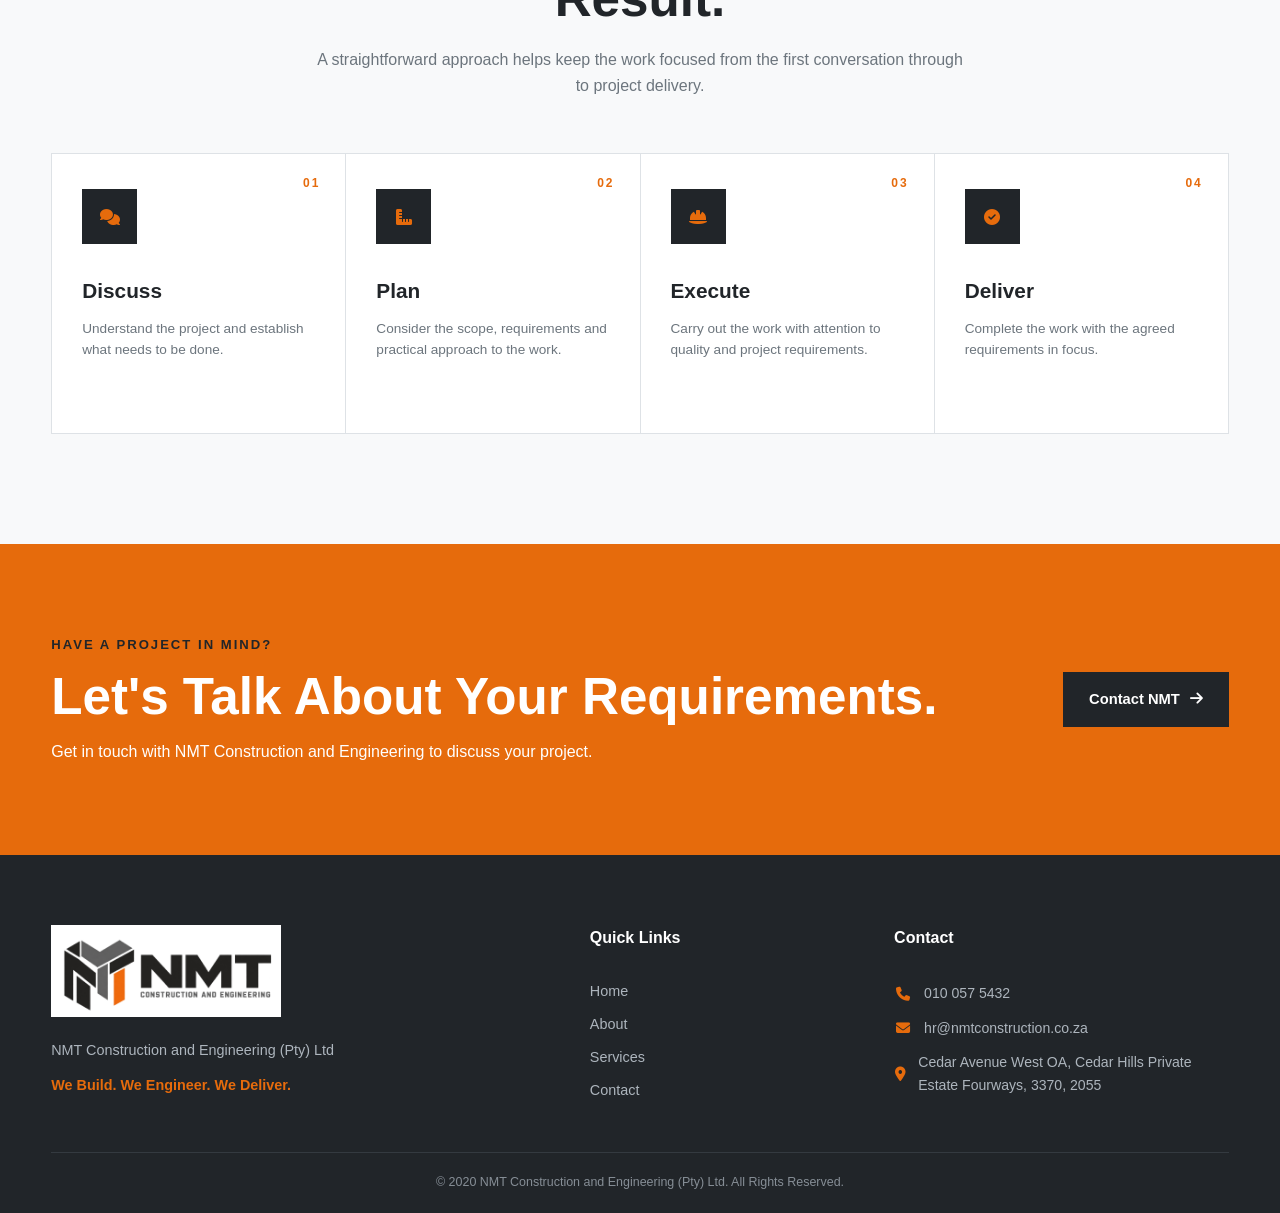
<file: services.html>
<!DOCTYPE html>
<html lang="en">
<head>
    <meta charset="UTF-8">
    <meta name="viewport" content="width=device-width, initial-scale=1.0">

    <meta name="description" content="Explore construction, engineering, renovation, civil works and maintenance services provided by NMT Construction and Engineering (Pty) Ltd.">
    <meta name="keywords" content="NMT Construction services, construction services, engineering services, building, renovations, civil works, maintenance">
    <meta name="author" content="NMT Construction and Engineering (Pty) Ltd">

    <title>Services | NMT Construction and Engineering (Pty) Ltd</title>

    <link rel="icon" type="image/jpeg" href="images/Favicon.jpg">
    <link rel="stylesheet" href="css/style.css">
    <link rel="stylesheet" href="https://cdnjs.cloudflare.com/ajax/libs/font-awesome/6.5.2/css/all.min.css">
</head>

<body>

    <header class="site-header">
        <div class="container">

            <a href="index.html" class="logo">
                <img src="images/NMT_Logo.jpg" alt="NMT Construction and Engineering (Pty) Ltd">
            </a>

            <button class="menu-toggle" id="menu-toggle" aria-label="Open navigation menu" aria-expanded="false">
                <i class="fas fa-bars"></i>
            </button>

            <nav class="navbar" id="navbar">
                <ul>
                    <li><a href="index.html">Home</a></li>
                    <li><a href="about.html">About</a></li>
                    <li><a href="services.html" class="active">Services</a></li>
                    <li><a href="contact.html">Contact</a></li>
                </ul>
            </nav>

        </div>
    </header>


    <main>

        <section class="services-hero">

            

            <div class="container services-hero-container">

                <div class="services-hero-content">
                    <p class="section-label">WHAT WE DO</p>
                    <h1>
                        Built for the
                        <span>Work Ahead.</span>
                    </h1>
                    <p>
                        NMT Construction and Engineering provides practical
                        construction and engineering services for projects
                        requiring quality workmanship, planning and reliable
                        delivery.
                    </p>
                    <a href="contact.html" class="btn btn-primary">
                        Discuss Your Project
                        <i class="fas fa-arrow-right"></i>
                    </a>
                </div>

                <div class="services-hero-image">
                    <img src="images/logo3.jpg" alt="Construction project">
                </div>

            </div>

        </section>


        <section class="services-introduction">

            <div class="container">

                <div class="services-intro-grid">

                    <div>
                        <p class="section-label">OUR SERVICES</p>

                        <h2>
                            Practical Solutions.
                            <span>Professional Execution.</span>
                        </h2>
                    </div>

                    <div>
                        <p>
                            Every project comes with its own requirements.
                            Our services are structured to provide practical
                            solutions across construction, engineering,
                            renovation, external works and maintenance.
                        </p>

                        <p>
                            If your requirement does not fit neatly into one
                            of the services below, you can still contact us.
                            Tell us what you need and our team can assess the
                            requirement.
                        </p>
                    </div>

                </div>

            </div>

        </section>


        <section class="service-list">

            <div class="container">

                <article class="service-feature service-feature-dark service-reveal">

                    <div class="service-feature-image">
                        <img src="images/Groundworks.jpeg" alt="Building and construction work">

                        <div class="service-image-number">
                            01
                        </div>
                    </div>

                    <div class="service-feature-content">

                        <div class="service-feature-icon">
                            <i class="fas fa-building"></i>
                        </div>

                        <p class="section-label">01 / CONSTRUCTION</p>

                        <h2>Building & Construction</h2>

                        <p>
                            Building works and general construction services
                            for a range of project requirements, from new
                            construction to structural and building-related
                            works.
                        </p>

                        <ul>
                            <li>
                                <i class="fas fa-check"></i>
                                General building works
                            </li>

                            <li>
                                <i class="fas fa-check"></i>
                                Structural construction
                            </li>

                            <li>
                                <i class="fas fa-check"></i>
                                Project construction support
                            </li>

                            <li>
                                <i class="fas fa-check"></i>
                                Building-related works
                            </li>
                        </ul>

                        <a href="contact.html" class="service-link">
                            Request Information
                            <i class="fas fa-arrow-right"></i>
                        </a>

                    </div>

                </article>


                <article class="service-feature service-feature-light service-reveal">

                    <div class="service-feature-content">

                        <div class="service-feature-icon">
                            <i class="fas fa-drafting-compass"></i>
                        </div>

                        <p class="section-label">02 / ENGINEERING</p>

                        <h2>Engineering Services</h2>

                        <p>
                            Engineering support and practical technical
                            solutions designed around the requirements,
                            scope and conditions of each project.
                        </p>

                        <ul>
                            <li>
                                <i class="fas fa-check"></i>
                                Technical project support
                            </li>

                            <li>
                                <i class="fas fa-check"></i>
                                Engineering-related works
                            </li>

                            <li>
                                <i class="fas fa-check"></i>
                                Project planning support
                            </li>

                            <li>
                                <i class="fas fa-check"></i>
                                Site and project requirements
                            </li>
                        </ul>

                        <a href="contact.html" class="service-link">
                            Discuss Your Requirement
                            <i class="fas fa-arrow-right"></i>
                        </a>

                    </div>

                    <div class="service-feature-image">
                        <img src="images/gettyimages-2167809542-2048x2048.jpg" alt="Engineering project">

                        <div class="service-image-number">
                            02
                        </div>
                    </div>

                </article>


                <article class="service-feature service-feature-dark service-reveal">

                    <div class="service-feature-image">
                        <img src="images/Image_8.jpg" alt="Renovation and alteration work">

                        <div class="service-image-number">
                            03
                        </div>
                    </div>

                    <div class="service-feature-content">

                        <div class="service-feature-icon">
                            <i class="fas fa-tools"></i>
                        </div>

                        <p class="section-label">03 / RENOVATIONS</p>

                        <h2>Renovations & Alterations</h2>

                        <p>
                            Renovation and alteration work for existing
                            buildings, helping improve, modify or restore
                            spaces according to the required project scope.
                        </p>

                        <ul>
                            <li>
                                <i class="fas fa-check"></i>
                                Building alterations
                            </li>

                            <li>
                                <i class="fas fa-check"></i>
                                Renovation works
                            </li>

                            <li>
                                <i class="fas fa-check"></i>
                                Property improvements
                            </li>

                            <li>
                                <i class="fas fa-check"></i>
                                General refurbishment
                            </li>
                        </ul>

                        <a href="contact.html" class="service-link">
                            Request Information
                            <i class="fas fa-arrow-right"></i>
                        </a>

                    </div>

                </article>


                <article class="service-feature service-feature-light service-reveal">

                    <div class="service-feature-content">

                        <div class="service-feature-icon">
                            <i class="fas fa-road"></i>
                        </div>

                        <p class="section-label">04 / EXTERNAL WORKS</p>

                        <h2>Civil & External Works</h2>

                        <p>
                            External construction works covering groundwork,
                            paving and related site requirements associated
                            with construction and property projects.
                        </p>

                        <ul>
                            <li>
                                <i class="fas fa-check"></i>
                                Groundwork
                            </li>

                            <li>
                                <i class="fas fa-check"></i>
                                Paving
                            </li>

                            <li>
                                <i class="fas fa-check"></i>
                                External construction
                            </li>

                            <li>
                                <i class="fas fa-check"></i>
                                Site-related works
                            </li>
                        </ul>

                        <a href="contact.html" class="service-link">
                            Discuss Your Requirement
                            <i class="fas fa-arrow-right"></i>
                        </a>

                    </div>

                    <div class="service-feature-image">
                        <img src="images/LS4.jpg" alt="Civil and external construction works">

                        <div class="service-image-number">
                            04
                        </div>
                    </div>

                </article>


                <article class="service-feature service-feature-dark service-reveal">

                    <div class="service-feature-image">
                        <img src="images/maintenance.jpg" alt="Construction maintenance work">

                        <div class="service-image-number">
                            05
                        </div>
                    </div>

                    <div class="service-feature-content">

                        <div class="service-feature-icon">
                            <i class="fas fa-wrench"></i>
                        </div>

                        <p class="section-label">05 / MAINTENANCE</p>

                        <h2>Maintenance</h2>

                        <p>
                            Building maintenance and repair services aimed
                            at keeping properties functional, safe and
                            properly maintained.
                        </p>

                        <ul>
                            <li>
                                <i class="fas fa-check"></i>
                                Building maintenance
                            </li>

                            <li>
                                <i class="fas fa-check"></i>
                                Repairs
                            </li>

                            <li>
                                <i class="fas fa-check"></i>
                                Property upkeep
                            </li>

                            <li>
                                <i class="fas fa-check"></i>
                                General maintenance works
                            </li>
                        </ul>

                        <a href="contact.html" class="service-link">
                            Request Information
                            <i class="fas fa-arrow-right"></i>
                        </a>

                    </div>

                </article>


                <article class="other-service">

                    <div class="other-service-icon">
                        <i class="fas fa-list-check"></i>
                    </div>

                    <div class="other-service-content">

                        <p class="section-label">06 / SOMETHING ELSE?</p>

                        <h2>Other Requirements</h2>

                        <p>
                            Have a construction or engineering requirement
                            that is not listed above? Tell us what you need.
                            We can discuss the scope and determine the
                            appropriate way forward.
                        </p>

                    </div>

                    <a href="contact.html" class="btn btn-primary">
                        Tell Us What You Need
                        <i class="fas fa-arrow-right"></i>
                    </a>

                </article>

            </div>

        </section>


        <section class="services-process">

            <div class="container">

                <div class="section-heading centered">

                    <p class="section-label">HOW WE WORK</p>

                    <h2>
                        From Requirement
                        to Result.
                    </h2>

                    <p>
                        A straightforward approach helps keep the work
                        focused from the first conversation through to
                        project delivery.
                    </p>

                </div>


                <div class="process-grid">

                    <div class="process-item">
                        <span>01</span>
                        <i class="fas fa-comments"></i>
                        <h3>Discuss</h3>
                        <p>
                            Understand the project and establish what
                            needs to be done.
                        </p>
                    </div>

                    <div class="process-item">
                        <span>02</span>
                        <i class="fas fa-ruler-combined"></i>
                        <h3>Plan</h3>
                        <p>
                            Consider the scope, requirements and practical
                            approach to the work.
                        </p>
                    </div>

                    <div class="process-item">
                        <span>03</span>
                        <i class="fas fa-helmet-safety"></i>
                        <h3>Execute</h3>
                        <p>
                            Carry out the work with attention to quality
                            and project requirements.
                        </p>
                    </div>

                    <div class="process-item">
                        <span>04</span>
                        <i class="fas fa-circle-check"></i>
                        <h3>Deliver</h3>
                        <p>
                            Complete the work with the agreed requirements
                            in focus.
                        </p>
                    </div>

                </div>

            </div>

        </section>


        <section class="services-cta">

            <div class="container">

                <div class="services-cta-content">

                    <div>

                        <p class="section-label">
                            HAVE A PROJECT IN MIND?
                        </p>

                        <h2>
                            Let's Talk About Your Requirements.
                        </h2>

                        <p>
                            Get in touch with NMT Construction and Engineering
                            to discuss your project.
                        </p>

                    </div>

                    <a href="contact.html" class="btn btn-primary">
                        Contact NMT
                        <i class="fas fa-arrow-right"></i>
                    </a>

                </div>

            </div>

        </section>

    </main>


    <footer class="site-footer">

        <div class="container">

            <div class="footer-grid">

                <div class="footer-company">

                    <a href="index.html" class="footer-logo">
                        <img src="images/NMT_Logo.jpg" alt="NMT Construction and Engineering (Pty) Ltd">
                    </a>

                    <p>
                        NMT Construction and Engineering (Pty) Ltd
                    </p>

                    <p class="footer-slogan">
                        We Build. We Engineer. We Deliver.
                    </p>

                </div>


                <div class="footer-links">

                    <h3>Quick Links</h3>

                    <a href="index.html">Home</a>
                    <a href="about.html">About</a>
                    <a href="services.html">Services</a>
                    <a href="contact.html">Contact</a>

                </div>


                <div class="footer-contact">

                    <h3>Contact</h3>

                    <p>
                        <i class="fas fa-phone"></i>
                        <a href="tel:0100575432">010 057 5432</a>
                    </p>

                    <p>
                        <i class="fas fa-envelope"></i>
                        <a href="mailto:hr@nmtconstruction.co.za">
                           hr@nmtconstruction.co.za
                        </a>
                    </p>

                    

                    <p>
                        <i class="fas fa-location-dot"></i>
                        <span>Cedar Avenue West OA, Cedar Hills Private Estate
                        Fourways, 3370, 2055</span>
                    </p>

                </div>

            </div>


            <div class="footer-bottom">

                <p>
                    &copy; 2020 NMT Construction and Engineering (Pty) Ltd.
                    All Rights Reserved.
                </p>

            </div>

        </div>

    </footer>


    <script src="js/script.js"></script>

</body>
</html>
</file>
<file: css/style.css>
:root {
    --nmt-orange: #e66b0c;
    --nmt-black: #212529;
    --nmt-mid-grey: #6c757d;
    --nmt-light-grey: #f8f9fa;
    --nmt-white: #ffffff;
    --nmt-dark-grey: #343a40;
    --nmt-border: #dee2e6;
}

* {
    margin: 0;
    padding: 0;
    box-sizing: border-box;
}

html {
    scroll-behavior: smooth;
}

body {
    font-family: "Segoe UI", Tahoma, Geneva, Verdana, sans-serif;
    background-color: var(--nmt-white);
    color: var(--nmt-black);
    line-height: 1.6;
}

img {
    max-width: 100%;
    display: block;
}

a {
    color: inherit;
    text-decoration: none;
}

.container {
    width: min(1180px, 92%);
    margin: 0 auto;
}


/* =========================
   HEADER
========================= */

.site-header {
    background-color: var(--nmt-white);
    border-bottom: 3px solid var(--nmt-black);
    position: sticky;
    top: 0;
    z-index: 1000;
}

.site-header .container {
    min-height: 90px;
    display: flex;
    align-items: center;
    justify-content: space-between;
    gap: 40px;
}

.logo {
    display: flex;
    align-items: center;
    max-width: 260px;
}

.logo img {
    width: 100%;
    height: auto;
}

.navbar ul {
    display: flex;
    align-items: center;
    gap: 35px;
    list-style: none;
}

.navbar a {
    position: relative;
    color: var(--nmt-black);
    font-size: 0.95rem;
    font-weight: 600;
    transition: color 0.3s ease;
}

.navbar a::after {
    content: "";
    position: absolute;
    left: 0;
    bottom: -8px;
    width: 0;
    height: 3px;
    background-color: var(--nmt-orange);
    transition: width 0.3s ease;
}

.navbar a:hover,
.navbar a.active {
    color: var(--nmt-orange);
}

.navbar a:hover::after,
.navbar a.active::after {
    width: 100%;
}

.menu-toggle {
    display: none;
    border: none;
    background: transparent;
    color: var(--nmt-black);
    font-size: 1.5rem;
    cursor: pointer;
}


/* =========================
   HERO
========================= */

.hero {
    background-color: var(--nmt-light-grey);
    overflow: hidden;
    position: relative;
}

.hero::before {
    content: "";
    position: absolute;
    top: 0;
    right: 0;
    width: 42%;
    height: 100%;
    background-color: var(--nmt-black);
    clip-path: polygon(18% 0, 100% 0, 100% 100%, 0 100%);
}

.hero-container {
    min-height: 650px;
    display: grid;
    grid-template-columns: 1fr 1fr;
    align-items: center;
    gap: 70px;
    position: relative;
    z-index: 1;
}

.hero-content {
    padding: 70px 0;
}

.hero-label,
.section-label {
    color: var(--nmt-orange);
    font-size: 0.82rem;
    font-weight: 800;
    letter-spacing: 2px;
    margin-bottom: 15px;
}

.hero h1 {
    font-size: clamp(3rem, 6vw, 5.5rem);
    line-height: 0.98;
    letter-spacing: -2px;
    margin-bottom: 30px;
    overflow: hidden;
}

.hero-word {
    display: block;
    opacity: 0;
    transform: translateX(-80px);
    animation: swooshIn 0.8s ease forwards;
}

.hero-word:nth-child(1) {
    animation-delay: 0.15s;
}

.hero-word:nth-child(2) {
    animation-delay: 0.35s;
}

.hero-word:nth-child(3) {
    animation-delay: 0.55s;
    color: var(--nmt-orange);
}

.hero-text {
    max-width: 600px;
    color: var(--nmt-mid-grey);
    font-size: 1.08rem;
    margin-bottom: 35px;
    opacity: 0;
    transform: translateY(25px);
    animation: fadeUp 0.8s ease 0.75s forwards;
}

.hero-buttons {
    display: flex;
    flex-wrap: wrap;
    gap: 15px;
    opacity: 0;
    transform: translateY(25px);
    animation: fadeUp 0.8s ease 0.9s forwards;
}

.btn {
    display: inline-flex;
    align-items: center;
    justify-content: center;
    gap: 10px;
    padding: 14px 24px;
    border: 2px solid transparent;
    font-size: 0.92rem;
    font-weight: 700;
    transition: all 0.3s ease;
}

.btn-primary {
    background-color: var(--nmt-orange);
    color: var(--nmt-white);
}

.btn-primary:hover {
    background-color: var(--nmt-black);
    transform: translateY(-3px);
}

.btn-secondary {
    background-color: transparent;
    color: var(--nmt-black);
    border-color: var(--nmt-black);
}

.btn-secondary:hover {
    background-color: var(--nmt-black);
    color: var(--nmt-white);
    transform: translateY(-3px);
}

.hero-image {
    position: relative;
    opacity: 0;
    transform: translateX(80px);
    animation: imageReveal 1s ease 0.3s forwards;
}

.hero-image::before {
    content: "";
    position: absolute;
    width: 80px;
    height: 80px;
    top: -25px;
    left: -25px;
    border-top: 8px solid var(--nmt-orange);
    border-left: 8px solid var(--nmt-orange);
    z-index: 2;
}

.hero-image::after {
    content: "";
    position: absolute;
    width: 80px;
    height: 80px;
    right: -20px;
    bottom: -20px;
    border-right: 8px solid var(--nmt-orange);
    border-bottom: 8px solid var(--nmt-orange);
}

.hero-image img {
    width: 100%;
    height: 500px;
    object-fit: cover;
    position: relative;
    z-index: 1;
}


/* =========================
   COMPANY INTRO
========================= */

.company-intro {
    padding: 100px 0;
    background-color: var(--nmt-white);
}

.section-heading {
    max-width: 700px;
    margin-bottom: 55px;
}

.section-heading h2 {
    color: var(--nmt-black);
    font-size: clamp(2.2rem, 4vw, 3.5rem);
    line-height: 1.1;
    margin-bottom: 20px;
}

.section-heading.centered {
    margin-left: auto;
    margin-right: auto;
    text-align: center;
}

.section-heading.centered > p:last-child {
    color: var(--nmt-mid-grey);
    max-width: 650px;
    margin: 0 auto;
}

.intro-content {
    display: grid;
    grid-template-columns: 1.15fr 0.85fr;
    gap: 80px;
    align-items: start;
}

.intro-text p {
    color: var(--nmt-mid-grey);
    margin-bottom: 20px;
    font-size: 1rem;
}

.text-link {
    display: inline-flex;
    align-items: center;
    gap: 10px;
    color: var(--nmt-orange);
    font-weight: 700;
    margin-top: 15px;
    transition: gap 0.3s ease;
}

.text-link:hover {
    gap: 16px;
}

.intro-facts {
    display: grid;
    grid-template-columns: 1fr 1fr;
    gap: 18px;
}

.fact {
    padding: 25px;
    background-color: var(--nmt-light-grey);
    border-left: 4px solid var(--nmt-orange);
    display: flex;
    align-items: flex-start;
    gap: 15px;
}

.fact i {
    color: var(--nmt-orange);
    font-size: 1.4rem;
    margin-top: 3px;
}

.fact strong {
    display: block;
    color: var(--nmt-black);
    font-size: 1.15rem;
    line-height: 1.2;
}

.fact span {
    display: block;
    color: var(--nmt-mid-grey);
    font-size: 0.8rem;
    margin-top: 5px;
}


/* =========================
   SERVICES
========================= */

.services-preview {
    padding: 100px 0;
    background-color: var(--nmt-light-grey);
}

.services-grid {
    display: grid;
    grid-template-columns: repeat(3, 1fr);
    gap: 25px;
}

.service-card {
    background-color: var(--nmt-white);
    padding: 35px 30px;
    border-top: 4px solid var(--nmt-black);
    transition: transform 0.3s ease, border-color 0.3s ease, box-shadow 0.3s ease;
}

.service-card:hover {
    transform: translateY(-8px);
    border-color: var(--nmt-orange);
    box-shadow: 0 15px 35px rgba(33, 37, 41, 0.12);
}

.service-icon {
    width: 55px;
    height: 55px;
    display: flex;
    align-items: center;
    justify-content: center;
    background-color: var(--nmt-black);
    color: var(--nmt-white);
    font-size: 1.25rem;
    margin-bottom: 25px;
    transition: background-color 0.3s ease;
}

.service-card:hover .service-icon {
    background-color: var(--nmt-orange);
}

.service-card h3 {
    color: var(--nmt-black);
    font-size: 1.25rem;
    margin-bottom: 12px;
}

.service-card p {
    color: var(--nmt-mid-grey);
    font-size: 0.92rem;
    margin-bottom: 22px;
}

.service-card a {
    color: var(--nmt-orange);
    font-size: 0.88rem;
    font-weight: 700;
    display: inline-flex;
    align-items: center;
    gap: 8px;
    transition: gap 0.3s ease;
}

.service-card a:hover {
    gap: 13px;
}

.services-button {
    display: flex;
    justify-content: center;
    margin-top: 45px;
}


/* =========================
   WHY NMT
========================= */

.why-nmt {
    padding: 100px 0;
    background-color: var(--nmt-black);
    color: var(--nmt-white);
}

.why-content {
    display: grid;
    grid-template-columns: 0.9fr 1.1fr;
    gap: 90px;
    align-items: center;
}

.why-heading h2 {
    color: var(--nmt-white);
    font-size: clamp(2.2rem, 4vw, 3.5rem);
    line-height: 1.1;
    margin-bottom: 25px;
}

.why-heading > p:last-child {
    color: #adb5bd;
}

.why-points {
    display: grid;
    grid-template-columns: 1fr 1fr;
    gap: 30px;
}

.why-point {
    display: flex;
    gap: 18px;
    padding-bottom: 25px;
    border-bottom: 1px solid #495057;
}

.why-icon {
    flex-shrink: 0;
    color: var(--nmt-orange);
    font-size: 1.35rem;
}

.why-point h3 {
    color: var(--nmt-white);
    font-size: 1.05rem;
    margin-bottom: 7px;
}

.why-point p {
    color: #adb5bd;
    font-size: 0.88rem;
}


/* =========================
   CTA
========================= */

.cta-section {
    padding: 110px 0;
    background-color: var(--nmt-orange);
    color: var(--nmt-white);
    text-align: center;
    position: relative;
    overflow: hidden;
}

.cta-section::before {
    content: "";
    position: absolute;
    width: 300px;
    height: 300px;
    border: 40px solid rgba(255, 255, 255, 0.08);
    border-radius: 50%;
    top: -150px;
    left: -100px;
}

.cta-section::after {
    content: "";
    position: absolute;
    width: 400px;
    height: 400px;
    border: 50px solid rgba(33, 37, 41, 0.08);
    border-radius: 50%;
    bottom: -250px;
    right: -120px;
}

.cta-content {
    max-width: 750px;
    margin: 0 auto;
    position: relative;
    z-index: 1;
}

.cta-section .section-label {
    color: var(--nmt-black);
}

.cta-section h2 {
    font-size: clamp(2.3rem, 5vw, 4rem);
    line-height: 1.05;
    margin-bottom: 20px;
}

.cta-section p {
    max-width: 650px;
    margin: 0 auto 30px;
    font-size: 1rem;
}

.cta-section .btn-primary {
    background-color: var(--nmt-black);
}

.cta-section .btn-primary:hover {
    background-color: var(--nmt-white);
    color: var(--nmt-black);
}


/* =========================
   FOOTER
========================= */

.site-footer {
    background-color: var(--nmt-black);
    color: var(--nmt-white);
    padding: 70px 0 0;
}

.footer-grid {
    display: grid;
    grid-template-columns: 1.4fr 0.7fr 1fr;
    gap: 70px;
    padding-bottom: 50px;
}

.footer-logo {
    display: inline-block;
    color: var(--nmt-white);
    font-size: 2.2rem;
    font-weight: 900;
    letter-spacing: 2px;
    margin-bottom: 15px;
}

.footer-company p {
    color: #adb5bd;
    font-size: 0.9rem;
    max-width: 350px;
}

.footer-company .footer-slogan {
    color: var(--nmt-orange);
    font-weight: 700;
    margin-top: 12px;
}

.footer-links h3,
.footer-contact h3 {
    font-size: 1rem;
    margin-bottom: 20px;
    color: var(--nmt-white);
}

.footer-links {
    display: flex;
    flex-direction: column;
    gap: 10px;
}

.footer-links a {
    color: #adb5bd;
    font-size: 0.9rem;
    transition: color 0.3s ease;
}

.footer-links a:hover {
    color: var(--nmt-orange);
}

.footer-contact {
    display: flex;
    flex-direction: column;
    gap: 12px;
}

.footer-contact p {
    display: flex;
    align-items: center;
    gap: 12px;
    color: #adb5bd;
    font-size: 0.88rem;
}

.footer-contact i {
    color: var(--nmt-orange);
    width: 18px;
    text-align: center;
}

.footer-bottom {
    border-top: 1px solid #343a40;
    padding: 20px 0;
    text-align: center;
}

.footer-bottom p {
    color: #868e96;
    font-size: 0.78rem;
}


/* =========================
   ANIMATIONS
========================= */

@keyframes swooshIn {
    from {
        opacity: 0;
        transform: translateX(-80px);
    }

    to {
        opacity: 1;
        transform: translateX(0);
    }
}

@keyframes imageReveal {
    from {
        opacity: 0;
        transform: translateX(80px);
    }

    to {
        opacity: 1;
        transform: translateX(0);
    }
}

@keyframes fadeUp {
    from {
        opacity: 0;
        transform: translateY(25px);
    }

    to {
        opacity: 1;
        transform: translateY(0);
    }
}


/* =========================
   TABLET
========================= */

@media (max-width: 900px) {

    .site-header .container {
        min-height: 80px;
    }

    .logo {
        max-width: 220px;
    }

    .navbar ul {
        gap: 20px;
    }

    .hero-container {
        grid-template-columns: 1fr;
        gap: 30px;
        padding-top: 60px;
        padding-bottom: 70px;
    }

    .hero::before {
        width: 100%;
        height: 35%;
        top: auto;
        bottom: 0;
        clip-path: polygon(0 30%, 100% 0, 100% 100%, 0 100%);
    }

    .hero-content {
        padding: 0;
    }

    .hero-image {
        max-width: 750px;
        width: 90%;
        margin: 0 auto;
    }

    .hero-image img {
        height: 420px;
    }

    .intro-content,
    .why-content {
        grid-template-columns: 1fr;
        gap: 50px;
    }

    .services-grid {
        grid-template-columns: repeat(2, 1fr);
    }

    .footer-grid {
        grid-template-columns: 1fr 1fr;
        gap: 45px;
    }

    .footer-company {
        grid-column: 1 / -1;
    }
}


/* =========================
   MOBILE
========================= */

@media (max-width: 650px) {

    .site-header .container {
        min-height: 75px;
    }

    .logo {
        max-width: 190px;
    }

    .menu-toggle {
        display: block;
        z-index: 1001;
    }

    .navbar {
        position: absolute;
        top: 75px;
        left: 0;
        width: 100%;
        background-color: var(--nmt-white);
        border-bottom: 3px solid var(--nmt-orange);
        display: none;
    }

    .navbar.active {
        display: block;
    }

    .navbar ul {
        flex-direction: column;
        align-items: stretch;
        gap: 0;
        padding: 15px 0;
    }

    .navbar li {
        text-align: center;
    }

    .navbar a {
        display: block;
        padding: 13px 20px;
    }

    .navbar a::after {
        display: none;
    }

    .hero-container {
        min-height: auto;
        padding-top: 50px;
        padding-bottom: 60px;
    }

    .hero h1 {
        font-size: clamp(2.8rem, 13vw, 4rem);
        letter-spacing: -1.5px;
    }

    .hero-text {
        font-size: 0.98rem;
    }

    .hero-buttons {
        flex-direction: column;
        align-items: stretch;
    }

    .btn {
        width: 100%;
    }

    .hero-image {
        width: 92%;
    }

    .hero-image img {
        height: 330px;
    }

    .hero-image::before,
    .hero-image::after {
        width: 50px;
        height: 50px;
        border-width: 5px;
    }

    .company-intro,
    .services-preview,
    .why-nmt {
        padding: 75px 0;
    }

    .section-heading {
        margin-bottom: 40px;
    }

    .intro-facts {
        grid-template-columns: 1fr;
    }

    .services-grid {
        grid-template-columns: 1fr;
    }

    .why-points {
        grid-template-columns: 1fr;
    }

    .cta-section {
        padding: 80px 0;
    }

    .footer-grid {
        grid-template-columns: 1fr;
        gap: 40px;
    }

    .footer-company {
        grid-column: auto;
    }
}






/* ABOUT HERO */

.about-hero {
    background-color: var(--nmt-black);
    color: var(--nmt-white);
    overflow: hidden;
}

.about-hero-container {
    min-height: 500px;
    display: grid;
    grid-template-columns: 1.5fr 0.5fr;
    align-items: center;
    gap: 80px;
}

.about-hero-content {
    padding: 80px 0;
}

.about-hero-content h1 {
    max-width: 850px;
    font-size: clamp(3rem, 6vw, 5.5rem);
    line-height: 1;
    letter-spacing: -2px;
    margin-bottom: 30px;
}

.about-hero-content h1 span {
    display: block;
    color: var(--nmt-orange);
}

.about-hero-content > p:last-child {
    max-width: 680px;
    color: #adb5bd;
    font-size: 1.05rem;
}

.about-hero-mark {
    min-height: 300px;
    border-left: 2px solid var(--nmt-orange);
    padding-left: 45px;
    display: flex;
    flex-direction: column;
    justify-content: center;
}

.about-year span {
    display: block;
    color: var(--nmt-orange);
    font-size: 0.8rem;
    font-weight: 800;
    letter-spacing: 3px;
}

.about-year strong {
    display: block;
    font-size: clamp(4rem, 7vw, 6.5rem);
    line-height: 0.95;
}

.about-mark-line {
    width: 60px;
    height: 4px;
    background-color: var(--nmt-orange);
    margin: 25px 0;
}

.about-hero-mark p {
    color: #adb5bd;
    font-size: 0.85rem;
    font-weight: 700;
    letter-spacing: 1px;
    text-transform: uppercase;
}


/* ABOUT INTRODUCTION */

.about-introduction {
    padding: 110px 0;
    background-color: var(--nmt-white);
}

.about-intro-grid {
    display: grid;
    grid-template-columns: 0.9fr 1.1fr;
    gap: 100px;
    align-items: start;
}

.about-intro-heading h2 {
    color: var(--nmt-black);
    font-size: clamp(2.3rem, 4vw, 4rem);
    line-height: 1.08;
    letter-spacing: -1px;
}

.about-intro-text {
    padding-top: 8px;
}

.about-intro-text p {
    color: var(--nmt-mid-grey);
    font-size: 1rem;
    margin-bottom: 25px;
}

.about-intro-text p:last-child {
    margin-bottom: 0;
}


/* MISSION & VISION */

.about-focus {
    padding: 0 0 110px;
    background-color: var(--nmt-white);
}

.about-focus-grid {
    display: grid;
    grid-template-columns: 1fr 1fr;
}

.about-focus-card {
    min-height: 390px;
    padding: 55px;
    position: relative;
    overflow: hidden;
}

.about-focus-dark {
    background-color: var(--nmt-black);
    color: var(--nmt-white);
}

.about-focus-orange {
    background-color: var(--nmt-orange);
    color: var(--nmt-white);
}

.focus-number {
    position: absolute;
    top: 25px;
    right: 35px;
    font-size: 4rem;
    line-height: 1;
    font-weight: 900;
    opacity: 0.12;
}

.about-focus-card > i {
    font-size: 2rem;
    margin-bottom: 30px;
}

.about-focus-dark > i {
    color: var(--nmt-orange);
}

.about-focus-orange > i {
    color: var(--nmt-black);
}

.about-focus-card h2 {
    font-size: 2rem;
    margin-bottom: 20px;
}

.about-focus-card p {
    max-width: 500px;
    font-size: 0.98rem;
    line-height: 1.8;
}

.about-focus-dark p {
    color: #adb5bd;
}


/* VALUES */

.values-section {
    padding: 110px 0;
    background-color: var(--nmt-light-grey);
}

.values-grid {
    display: grid;
    grid-template-columns: repeat(4, 1fr);
    gap: 20px;
}

.value-card {
    background-color: var(--nmt-white);
    padding: 35px 28px;
    min-height: 330px;
    border-top: 4px solid var(--nmt-black);
    position: relative;
    transition: transform 0.3s ease, border-color 0.3s ease, box-shadow 0.3s ease;
}

.value-card:hover {
    transform: translateY(-7px);
    border-color: var(--nmt-orange);
    box-shadow: 0 15px 35px rgba(33, 37, 41, 0.12);
}

.value-icon {
    width: 55px;
    height: 55px;
    display: flex;
    align-items: center;
    justify-content: center;
    background-color: var(--nmt-black);
    color: var(--nmt-white);
    font-size: 1.2rem;
    margin-bottom: 25px;
    transition: background-color 0.3s ease;
}

.value-card:hover .value-icon {
    background-color: var(--nmt-orange);
}

.value-card > span {
    display: block;
    color: var(--nmt-orange);
    font-size: 0.75rem;
    font-weight: 800;
    letter-spacing: 2px;
    margin-bottom: 7px;
}

.value-card h3 {
    color: var(--nmt-black);
    font-size: 1.35rem;
    margin-bottom: 12px;
}

.value-card p {
    color: var(--nmt-mid-grey);
    font-size: 0.88rem;
}


/* OUR APPROACH */

.approach-section {
    padding: 110px 0;
    background-color: var(--nmt-white);
}

.approach-grid {
    display: grid;
    grid-template-columns: 0.85fr 1.15fr;
    gap: 100px;
    align-items: center;
}

.approach-content h2 {
    color: var(--nmt-black);
    font-size: clamp(2.4rem, 4vw, 4rem);
    line-height: 1.05;
    margin-bottom: 25px;
}

.approach-content > p:not(.section-label) {
    color: var(--nmt-mid-grey);
    font-size: 0.98rem;
    margin-bottom: 20px;
}

.approach-steps {
    display: grid;
    grid-template-columns: 1fr 1fr;
    gap: 0;
    border-top: 1px solid var(--nmt-border);
    border-left: 1px solid var(--nmt-border);
}

.approach-step {
    min-height: 220px;
    padding: 30px;
    display: flex;
    gap: 18px;
    border-right: 1px solid var(--nmt-border);
    border-bottom: 1px solid var(--nmt-border);
}

.step-icon {
    flex-shrink: 0;
    width: 45px;
    height: 45px;
    display: flex;
    align-items: center;
    justify-content: center;
    background-color: var(--nmt-black);
    color: var(--nmt-orange);
    font-size: 1rem;
}

.approach-step span {
    display: block;
    color: var(--nmt-orange);
    font-size: 0.72rem;
    font-weight: 800;
    letter-spacing: 2px;
    margin-bottom: 5px;
}

.approach-step h3 {
    color: var(--nmt-black);
    font-size: 1.15rem;
    margin-bottom: 8px;
}

.approach-step p {
    color: var(--nmt-mid-grey);
    font-size: 0.84rem;
}


/* EXPERIENCE */

.experience-section {
    padding: 75px 0;
    background-color: var(--nmt-black);
}

.experience-grid {
    display: grid;
    grid-template-columns: repeat(4, 1fr);
}

.experience-stat {
    padding: 20px 30px;
    text-align: center;
    border-right: 1px solid #495057;
}

.experience-stat:last-child {
    border-right: none;
}

.experience-stat i {
    color: var(--nmt-orange);
    font-size: 1.5rem;
    margin-bottom: 15px;
}

.experience-stat strong {
    display: block;
    color: var(--nmt-white);
    font-size: 1.8rem;
    line-height: 1.2;
    margin-bottom: 7px;
}

.experience-stat span {
    display: block;
    color: #adb5bd;
    font-size: 0.78rem;
}


/* ABOUT CTA */

.about-cta {
    padding: 90px 0;
    background-color: var(--nmt-light-grey);
}

.about-cta-content {
    display: flex;
    align-items: center;
    justify-content: space-between;
    gap: 50px;
    padding: 55px 65px;
    background-color: var(--nmt-orange);
}

.about-cta-content .section-label {
    color: var(--nmt-black);
}

.about-cta-content h2 {
    color: var(--nmt-white);
    font-size: clamp(2rem, 4vw, 3.5rem);
    line-height: 1.05;
    margin-bottom: 15px;
}

.about-cta-content p:not(.section-label) {
    max-width: 650px;
    color: var(--nmt-white);
    font-size: 0.95rem;
}

.about-cta-content .btn-primary {
    flex-shrink: 0;
    background-color: var(--nmt-black);
}

.about-cta-content .btn-primary:hover {
    background-color: var(--nmt-white);
    color: var(--nmt-black);
}


/* ABOUT FOOTER LOGO */

.footer-logo {
    display: inline-block;
    max-width: 230px;
    margin-bottom: 15px;
}

.footer-logo img {
    width: 100%;
    height: auto;
}


/* ABOUT TABLET */

@media (max-width: 1000px) {

    .about-hero-container {
        grid-template-columns: 1fr;
        gap: 20px;
        padding-top: 70px;
        padding-bottom: 70px;
    }

    .about-hero-content {
        padding: 0;
    }

    .about-hero-mark {
        min-height: auto;
        border-left: none;
        border-top: 2px solid var(--nmt-orange);
        padding: 25px 0 0;
        flex-direction: row;
        align-items: center;
        gap: 30px;
    }

    .about-mark-line {
        width: 4px;
        height: 45px;
        margin: 0;
    }

    .about-intro-grid,
    .approach-grid {
        grid-template-columns: 1fr;
        gap: 50px;
    }

    .values-grid {
        grid-template-columns: repeat(2, 1fr);
    }

    .experience-grid {
        grid-template-columns: repeat(2, 1fr);
    }

    .experience-stat:nth-child(2) {
        border-right: none;
    }

    .experience-stat:nth-child(-n+2) {
        border-bottom: 1px solid #495057;
    }

    .about-cta-content {
        align-items: flex-start;
        flex-direction: column;
    }
}


/* ABOUT MOBILE */

@media (max-width: 650px) {

    .about-hero-container {
        padding-top: 55px;
        padding-bottom: 55px;
    }

    .about-hero-content h1 {
        font-size: clamp(2.7rem, 13vw, 4rem);
        letter-spacing: -1.5px;
    }

    .about-hero-content > p:last-child {
        font-size: 0.95rem;
    }

    .about-hero-mark {
        gap: 20px;
    }

    .about-year strong {
        font-size: 4rem;
    }

    .about-hero-mark p {
        font-size: 0.72rem;
    }

    .about-introduction,
    .values-section,
    .approach-section {
        padding: 75px 0;
    }

    .about-focus {
        padding-bottom: 75px;
    }

    .about-intro-heading h2 {
        font-size: 2.4rem;
    }

    .about-focus-grid {
        grid-template-columns: 1fr;
    }

    .about-focus-card {
        min-height: auto;
        padding: 40px 30px;
    }

    .about-focus-card h2 {
        font-size: 1.8rem;
    }

    .values-grid {
        grid-template-columns: 1fr;
    }

    .value-card {
        min-height: auto;
    }

    .approach-steps {
        grid-template-columns: 1fr;
    }

    .approach-step {
        min-height: auto;
    }

    .experience-section {
        padding: 55px 0;
    }

    .experience-grid {
        grid-template-columns: 1fr;
    }

    .experience-stat,
    .experience-stat:nth-child(2) {
        border-right: none;
        border-bottom: 1px solid #495057;
    }

    .experience-stat:last-child {
        border-bottom: none;
    }

    .about-cta {
        padding: 60px 0;
    }

    .about-cta-content {
        padding: 40px 30px;
    }

    .about-cta-content h2 {
        font-size: 2.3rem;
    }

    .about-cta-content .btn {
        width: 100%;
    }

    .footer-logo {
        max-width: 190px;
    }
}



/* SERVICES HERO */

.services-hero {
    position: relative;
    background-color:  #d0d3d7; 
    overflow: hidden;
    padding: 40px 0; /* Balanced padding now that the shape is removed */
}

.services-hero-container {
    min-height: 500px;
    display: grid;
    grid-template-columns: 1fr 1fr;
    gap: 70px;
    align-items: center;
    position: relative;
    z-index: 1;
}

.services-hero-content {
    opacity: 0;
    transform: translateX(-70px);
    animation: serviceHeroText 0.9s ease forwards;
}

.services-hero-content h1 {
    color: var(--nmt-black);
    font-size: clamp(3rem, 6vw, 5.3rem);
    line-height: 0.98;
    letter-spacing: -2px;
    margin-bottom: 30px;
}

.services-hero-content h1 span {
    display: block;
    color: var(--nmt-orange);
}

.services-hero-content > p:not(.section-label) {
    max-width: 600px;
    color: var(--nmt-mid-grey);
    font-size: 1.05rem;
    margin-bottom: 30px;
}

.services-hero-image {
    position: relative;
    opacity: 0;
    transform: translateX(80px);
    animation: serviceHeroImage 1s ease 0.2s forwards;
}

.services-hero-image::before {
    content: "";
    position: absolute;
    width: 75px;
    height: 75px;
    top: -25px;
    left: -25px;
    border-top: 8px solid var(--nmt-orange);
    border-left: 8px solid var(--nmt-orange);
    z-index: 2;
}

.services-hero-image::after {
    content: "";
    position: absolute;
    width: 75px;
    height: 75px;
    right: -20px;
    bottom: -20px;
    border-right: 8px solid var(--nmt-orange);
    border-bottom: 8px solid var(--nmt-orange);
}

.services-hero-image img {
    width: 100%;
    height: 470px;
    object-fit: cover;
}


/* SERVICES INTRODUCTION */

.services-introduction {
    padding: 105px 0 90px;
    background-color: var(--nmt-white);
}

.services-intro-grid {
    display: grid;
    grid-template-columns: 0.9fr 1.1fr;
    gap: 100px;
    align-items: start;
}

.services-intro-grid h2 {
    color: var(--nmt-black);
    font-size: clamp(2.4rem, 4vw, 4rem);
    line-height: 1.05;
}

.services-intro-grid h2 span {
    display: block;
    color: var(--nmt-orange);
}

.services-intro-grid > div:last-child {
    padding-top: 8px;
}

.services-intro-grid > div:last-child p {
    color: var(--nmt-mid-grey);
    font-size: 1rem;
    margin-bottom: 22px;
}


/* SERVICE LIST & ANIMATIONS */

.service-list {
    padding: 10px 0 110px;
    background-color: var(--nmt-white);
}

.service-feature {
    display: grid;
    grid-template-columns: 1fr 1fr;
    min-height: 590px;
    margin-bottom: 35px;
    overflow: hidden;
    opacity: 0;
    transform: translateY(30px);
    animation: serviceFadeIn 0.8s ease forwards;
}

/* Stagger the feature blocks for a smooth reveal sequence */
.service-list .service-feature:nth-child(1) { animation-delay: 0.1s; }
.service-list .service-feature:nth-child(2) { animation-delay: 0.2s; }
.service-list .service-feature:nth-child(3) { animation-delay: 0.3s; }
.service-list .service-feature:nth-child(4) { animation-delay: 0.4s; }

.service-feature-dark {
    background-color: var(--nmt-black);
    color: var(--nmt-white);
}

.service-feature-light {
    background-color: var(--nmt-light-grey);
    color: var(--nmt-black);
}

.service-feature-image {
    position: relative;
    overflow: hidden;
    min-height: 590px;
}

.service-feature-image img {
    width: 100%;
    height: 100%;
    min-height: 590px;
    object-fit: cover;
    transition: transform 0.8s ease;
}

.service-feature:hover .service-feature-image img {
    transform: scale(1.07);
}

.service-image-number {
    position: absolute;
    right: 25px;
    bottom: 20px;
    color: var(--nmt-white);
    font-size: 5rem;
    line-height: 1;
    font-weight: 900;
    opacity: 0.75;
    text-shadow: 0 3px 15px rgba(0, 0, 0, 0.4);
}

.service-feature-content {
    padding: 65px;
    display: flex;
    flex-direction: column;
    justify-content: center;
    position: relative;
}

.service-feature-dark .service-feature-content {
    border-top: 5px solid var(--nmt-orange);
}

.service-feature-light .service-feature-content {
    border-top: 5px solid var(--nmt-black);
}

.service-feature-icon {
    width: 60px;
    height: 60px;
    display: flex;
    align-items: center;
    justify-content: center;
    background-color: var(--nmt-orange);
    color: var(--nmt-white);
    font-size: 1.3rem;
    margin-bottom: 30px;
}

.service-feature-light .service-feature-icon {
    background-color: var(--nmt-black);
}

.service-feature-content .section-label {
    margin-bottom: 10px;
}

.service-feature-dark .service-feature-content .section-label {
    color: var(--nmt-orange);
}

.service-feature-content h2 {
    font-size: clamp(2rem, 3vw, 3rem);
    line-height: 1.05;
    margin-bottom: 20px;
}

.service-feature-content > p:not(.section-label) {
    max-width: 570px;
    color: var(--nmt-mid-grey);
    font-size: 0.95rem;
    margin-bottom: 25px;
}

.service-feature-dark .service-feature-content > p:not(.section-label) {
    color: #adb5bd;
}

.service-feature-content ul {
    list-style: none;
    display: grid;
    grid-template-columns: 1fr 1fr;
    gap: 12px;
    margin-bottom: 30px;
}

.service-feature-content li {
    display: flex;
    align-items: center;
    gap: 10px;
    color: var(--nmt-black);
    font-size: 0.85rem;
    font-weight: 600;
}

.service-feature-dark .service-feature-content li {
    color: var(--nmt-white);
}

.service-feature-content li i {
    color: var(--nmt-orange);
    font-size: 0.75rem;
}

.service-link {
    display: inline-flex;
    align-items: center;
    gap: 10px;
    color: var(--nmt-orange);
    font-weight: 800;
    font-size: 0.88rem;
    width: fit-content;
    transition: gap 0.3s ease;
}

.service-link:hover {
    gap: 17px;
}


/* OTHER REQUIREMENTS */

.other-service {
    padding: 55px 60px;
    background-color: var(--nmt-orange);
    color: var(--nmt-white);
    display: grid;
    grid-template-columns: auto 1fr auto;
    gap: 35px;
    align-items: center;
    position: relative;
    overflow: hidden;
}

.other-service::before {
    content: "";
    position: absolute;
    width: 250px;
    height: 250px;
    border: 35px solid rgba(33, 37, 41, 0.08);
    border-radius: 50%;
    right: -100px;
    top: -150px;
}

.other-service-icon {
    width: 70px;
    height: 70px;
    display: flex;
    align-items: center;
    justify-content: center;
    background-color: var(--nmt-black);
    color: var(--nmt-orange);
    font-size: 1.5rem;
}

.other-service-content {
    position: relative;
    z-index: 1;
}

.other-service .section-label {
    color: var(--nmt-black);
    margin-bottom: 8px;
}

.other-service h2 {
    font-size: 2rem;
    margin-bottom: 8px;
}

.other-service p:not(.section-label) {
    max-width: 700px;
    font-size: 0.9rem;
}

.other-service .btn {
    position: relative;
    z-index: 1;
    white-space: nowrap;
}

.other-service .btn-primary {
    background-color: var(--nmt-black);
}

.other-service .btn-primary:hover {
    background-color: var(--nmt-white);
    color: var(--nmt-black);
}


/* SERVICES PROCESS */

.services-process {
    padding: 110px 0;
    background-color: var(--nmt-light-grey);
}

.process-grid {
    display: grid;
    grid-template-columns: repeat(4, 1fr);
    border-top: 1px solid var(--nmt-border);
    border-left: 1px solid var(--nmt-border);
}

.process-item {
    min-height: 280px;
    padding: 35px 30px;
    border-right: 1px solid var(--nmt-border);
    border-bottom: 1px solid var(--nmt-border);
    background-color: var(--nmt-white);
    position: relative;
    transition: transform 0.35s ease, background-color 0.35s ease;
}

.process-item:hover {
    transform: translateY(-8px);
    background-color: var(--nmt-black);
}

.process-item > span {
    position: absolute;
    top: 20px;
    right: 25px;
    color: var(--nmt-orange);
    font-size: 0.75rem;
    font-weight: 800;
    letter-spacing: 2px;
}

.process-item i {
    display: flex;
    align-items: center;
    justify-content: center;
    width: 55px;
    height: 55px;
    background-color: var(--nmt-black);
    color: var(--nmt-orange);
    margin-bottom: 30px;
    transition: background-color 0.35s ease;
}

.process-item:hover i {
    background-color: var(--nmt-orange);
    color: var(--nmt-black);
}

.process-item h3 {
    color: var(--nmt-black);
    font-size: 1.3rem;
    margin-bottom: 10px;
    transition: color 0.35s ease;
}

.process-item p {
    color: var(--nmt-mid-grey);
    font-size: 0.85rem;
    transition: color 0.35s ease;
}

.process-item:hover h3 {
    color: var(--nmt-white);
}

.process-item:hover p {
    color: #adb5bd;
}


/* SERVICES CTA */

.services-cta {
    padding: 90px 0;
    background-color: var(--nmt-orange);
}

.services-cta-content {
    display: flex;
    align-items: center;
    justify-content: space-between;
    gap: 50px;
}

.services-cta-content .section-label {
    color: var(--nmt-black);
}

.services-cta-content h2 {
    color: var(--nmt-white);
    font-size: clamp(2.2rem, 4vw, 3.7rem);
    line-height: 1.05;
    margin-bottom: 15px;
}

.services-cta-content p:not(.section-label) {
    color: var(--nmt-white);
}

.services-cta-content .btn-primary {
    flex-shrink: 0;
    background-color: var(--nmt-black);
}

.services-cta-content .btn-primary:hover {
    background-color: var(--nmt-white);
    color: var(--nmt-black);
}


/* SERVICES ANIMATIONS */

@keyframes serviceHeroText {
    from {
        opacity: 0;
        transform: translateX(-70px);
    }
    to {
        opacity: 1;
        transform: translateX(0);
    }
}

@keyframes serviceHeroImage {
    from {
        opacity: 0;
        transform: translateX(80px);
    }
    to {
        opacity: 1;
        transform: translateX(0);
    }
}

@keyframes serviceFadeIn {
    to {
        opacity: 1;
        transform: translateY(0);
    }
}


/* SERVICES TABLET */

@media (max-width: 1000px) {

    .services-hero-container {
        grid-template-columns: 1fr;
        gap: 50px;
        padding-top: 40px;
        padding-bottom: 40px;
    }

    .services-hero-image {
        width: 90%;
        max-width: 750px;
        margin: 0 auto;
    }

    .services-hero-image img {
        height: 420px;
    }

    .services-intro-grid {
        grid-template-columns: 1fr;
        gap: 45px;
    }

    .service-feature {
        grid-template-columns: 1fr;
    }

    .service-feature-image {
        min-height: 400px;
    }

    .service-feature-image img {
        min-height: 400px;
        height: 400px;
    }

    .service-feature-light .service-feature-content {
        order: 1;
    }

    .service-feature-light .service-feature-image {
        order: 2;
    }

    .process-grid {
        grid-template-columns: repeat(2, 1fr);
    }

    .other-service {
        grid-template-columns: auto 1fr;
    }

    .other-service .btn {
        grid-column: 2;
        width: fit-content;
    }

    .services-cta-content {
        align-items: flex-start;
        flex-direction: column;
    }
}


/* SERVICES MOBILE */

@media (max-width: 650px) {

    .services-hero-container {
        padding-top: 35px;
        padding-bottom: 45px;
    }

    .services-hero-content h1 {
        font-size: clamp(2.8rem, 13vw, 4rem);
        letter-spacing: -1.5px;
    }

    .services-hero-content > p:not(.section-label) {
        font-size: 0.95rem;
    }

    .services-hero-image {
        width: 92%;
    }

    .services-hero-image img {
        height: 320px;
    }

    .services-hero-image::before,
    .services-hero-image::after {
        width: 50px;
        height: 50px;
        border-width: 5px;
    }

    .services-introduction {
        padding: 75px 0;
    }

    .services-intro-grid h2 {
        font-size: 2.4rem;
    }

    .service-list {
        padding-bottom: 75px;
    }

    .service-feature {
        margin-bottom: 25px;
    }

    .service-feature-image,
    .service-feature-image img {
        min-height: 300px;
        height: 300px;
    }

    .service-feature-content {
        padding: 40px 30px;
    }

    .service-feature-content h2 {
        font-size: 2rem;
    }

    .service-feature-content ul {
        grid-template-columns: 1fr;
    }

    .service-image-number {
        font-size: 3.5rem;
    }

    .other-service {
        grid-template-columns: 1fr;
        padding: 40px 30px;
        gap: 20px;
    }

    .other-service .btn {
        grid-column: auto;
        width: 100%;
    }

    .process-grid {
        grid-template-columns: 1fr;
    }

    .process-item {
        min-height: auto;
    }

    .services-process {
        padding: 75px 0;
    }

    .services-cta {
        padding: 70px 0;
    }

    .services-cta-content h2 {
        font-size: 2.3rem;
    }

    .services-cta-content .btn {
        width: 100%;
    }
}



.contact-hero-section {
background-color: var(--nmt-black);
color: var(--nmt-white);
padding: 70px 0 80px;
min-height: calc(100vh - 90px);
}

.contact-wrapper {
width: min(1180px, 92%);
margin: 0 auto;
}

/* =========================
CONTACT INTRO
========================= */

.contact-header-content {
margin-bottom: 55px;
}

.contact-header-content .section-label {
color: var(--nmt-orange);
font-size: 0.82rem;
font-weight: 800;
letter-spacing: 2px;
margin-bottom: 15px;
}

.contact-header-content h1 {
color: var(--nmt-white);
font-size: clamp(2.5rem, 5vw, 4.2rem);
line-height: 1.05;
letter-spacing: -1.5px;
font-weight: 800;
max-width: 850px;
margin-bottom: 22px;
}

.contact-header-content h1 span {
color: var(--nmt-orange);
}

.contact-lead {
max-width: 650px;
color: #adb5bd;
font-size: 1.05rem;
line-height: 1.7;
}

/* =========================
LOGO + FORM
========================= */

.contact-main-grid {
display: grid;
grid-template-columns: 1fr 1fr;
gap: 70px;
align-items: center;
margin-bottom: 70px;
}

/* =========================
LOGO
========================= */

.contact-logo-frame-container {
display: flex;
justify-content: center;
align-items: center;
}

.logo-frame-box {
width: 100%;
max-width: 480px;
aspect-ratio: 1 / 1;
border: 1px solid rgba(255, 255, 255, 0.12);
padding: 20px;
display: flex;
align-items: center;
justify-content: center;
background-color: rgba(0, 0, 0, 0.15);
position: relative;
}

.logo-frame-box::before {
content: "";
position: absolute;
top: -1px;
left: -1px;
width: 70px;
height: 3px;
background-color: var(--nmt-orange);
}

.contact-logo-image {
width: 100%;
height: 100%;
object-fit: contain;
padding: 30px;
}

/* =========================
FORM
========================= */

.contact-form-container {
width: 100%;
max-width: 500px;
margin-left: auto;
}

.contact-form-container h2 {
color: var(--nmt-white);
font-size: 1.5rem;
letter-spacing: 1px;
margin-bottom: 30px;
padding-left: 12px;
border-left: 3px solid var(--nmt-orange);
line-height: 1.2;
}

.slim-contact-form {
display: flex;
flex-direction: column;
gap: 22px;
}

.slim-contact-form .form-group {
display: flex;
flex-direction: column;
}

.slim-contact-form label {
color: #adb5bd;
font-size: 0.8rem;
text-transform: uppercase;
letter-spacing: 1px;
font-weight: 600;
margin-bottom: 6px;
}

.slim-contact-form input,
.slim-contact-form select,
.slim-contact-form textarea {
width: 100%;
box-sizing: border-box;
background-color: transparent;
color: var(--nmt-white);
border: none;
border-bottom: 1px solid rgba(255, 255, 255, 0.25);
border-radius: 0;
font-family: inherit;
font-size: 1rem;
padding: 8px 0;
outline: none;
transition: border-color 0.3s ease;
}

.slim-contact-form input:focus,
.slim-contact-form select:focus,
.slim-contact-form textarea:focus {
border-bottom-color: var(--nmt-orange);
}

.slim-contact-form input::placeholder,
.slim-contact-form textarea::placeholder {
color: #6c757d;
}

.slim-contact-form select {
cursor: pointer;
}

.slim-contact-form select option {
background-color: var(--nmt-black);
color: var(--nmt-white);
}

.slim-contact-form textarea {
resize: vertical;
min-height: 55px;
line-height: 1.5;
}

/* =========================
SEND BUTTON
========================= */

.form-submit-wrapper {
margin-top: 8px;
}

.btn-nmt-send {
cursor: pointer;
}

.btn-nmt-send i {
transition: transform 0.2s ease;
}

.btn-nmt-send:hover i {
transform: translateX(3px);
}

/* =========================
CONTACT DETAILS
========================= */

.contact-footer-strip {
display: grid;
grid-template-columns: repeat(3, 1fr);
gap: 30px;
border-top: 1px solid rgba(255, 255, 255, 0.12);
padding-top: 40px;
}

.contact-info-block {
display: flex;
flex-direction: column;
gap: 6px;
}

.info-category {
color: var(--nmt-orange);
font-size: 0.75rem;
text-transform: uppercase;
letter-spacing: 2px;
font-weight: 700;
}

.info-value {
color: var(--nmt-white);
font-size: 1.05rem;
font-weight: 500;
}

/* =========================
SUCCESS POPUP
========================= */

.form-popup {
position: fixed;
inset: 0;
background-color: rgba(0, 0, 0, 0.78);
display: flex;
align-items: center;
justify-content: center;
padding: 20px;
opacity: 0;
visibility: hidden;
pointer-events: none;
transition: opacity 0.25s ease, visibility 0.25s ease;
z-index: 9999;
}

.form-popup.active {
opacity: 1;
visibility: visible;
pointer-events: auto;
}

.form-popup-content {
width: 100%;
max-width: 420px;
background-color: var(--nmt-white);
color: var(--nmt-black);
text-align: center;
padding: 42px 32px;
}

.form-popup-icon {
width: 55px;
height: 55px;
margin: 0 auto 20px;
background-color: var(--nmt-orange);
color: var(--nmt-white);
display: flex;
align-items: center;
justify-content: center;
font-size: 1.35rem;
}

.form-popup-content h3 {
color: var(--nmt-black);
margin-bottom: 12px;
font-size: 1.6rem;
font-weight: 800;
}

.form-popup-content p {
color: var(--nmt-mid-grey);
line-height: 1.6;
margin-bottom: 25px;
}

.form-popup-content button {
background-color: var(--nmt-orange);
color: var(--nmt-white);
border: none;
padding: 12px 35px;
font-family: inherit;
font-size: 0.85rem;
font-weight: 700;
letter-spacing: 1px;
cursor: pointer;
transition: background-color 0.3s ease;
}

.form-popup-content button:hover {
background-color: var(--nmt-black);
}

/* =========================
TABLET
========================= */

@media (max-width: 900px) {


.contact-hero-section {
    padding: 60px 0 70px;
    min-height: auto;
}

.contact-main-grid {
    grid-template-columns: 1fr;
    gap: 50px;
}

.contact-logo-frame-container {
    justify-content: flex-start;
}

.logo-frame-box {
    max-width: 520px;
}

.contact-form-container {
    max-width: 600px;
    margin-left: 0;
}


}

/* =========================
MOBILE
========================= */

@media (max-width: 650px) {


.contact-hero-section {
    padding: 45px 0 60px;
}

.contact-wrapper {
    width: 92%;
}

.contact-header-content {
    margin-bottom: 40px;
}

.contact-header-content .section-label {
    font-size: 0.75rem;
}

.contact-header-content h1 {
    font-size: clamp(2.3rem, 11vw, 3.3rem);
    letter-spacing: -1px;
}

.contact-lead {
    font-size: 0.95rem;
    line-height: 1.6;
}

.contact-main-grid {
    gap: 40px;
    margin-bottom: 50px;
}

.logo-frame-box {
    max-width: 100%;
    padding: 15px;
}

.contact-logo-image {
    padding: 20px;
}

.contact-form-container h2 {
    font-size: 1.25rem;
    margin-bottom: 25px;
}

.slim-contact-form {
    gap: 20px;
}

.slim-contact-form input,
.slim-contact-form select,
.slim-contact-form textarea {
    font-size: 0.95rem;
}

.btn-nmt-send {
    width: 100%;
    justify-content: center;
}


.contact-footer-strip {
    grid-template-columns: 1fr;
    gap: 24px;
    padding-top: 30px;
}

.info-value {
    font-size: 1rem;
}

.form-popup-content {
    max-width: 360px;
    padding: 35px 25px;
}


}

.footer-contact a {
    color: #adb5bd;
    transition: color 0.3s ease;
}

.footer-contact a:hover {
    color: var(--nmt-orange);
}
</file>
